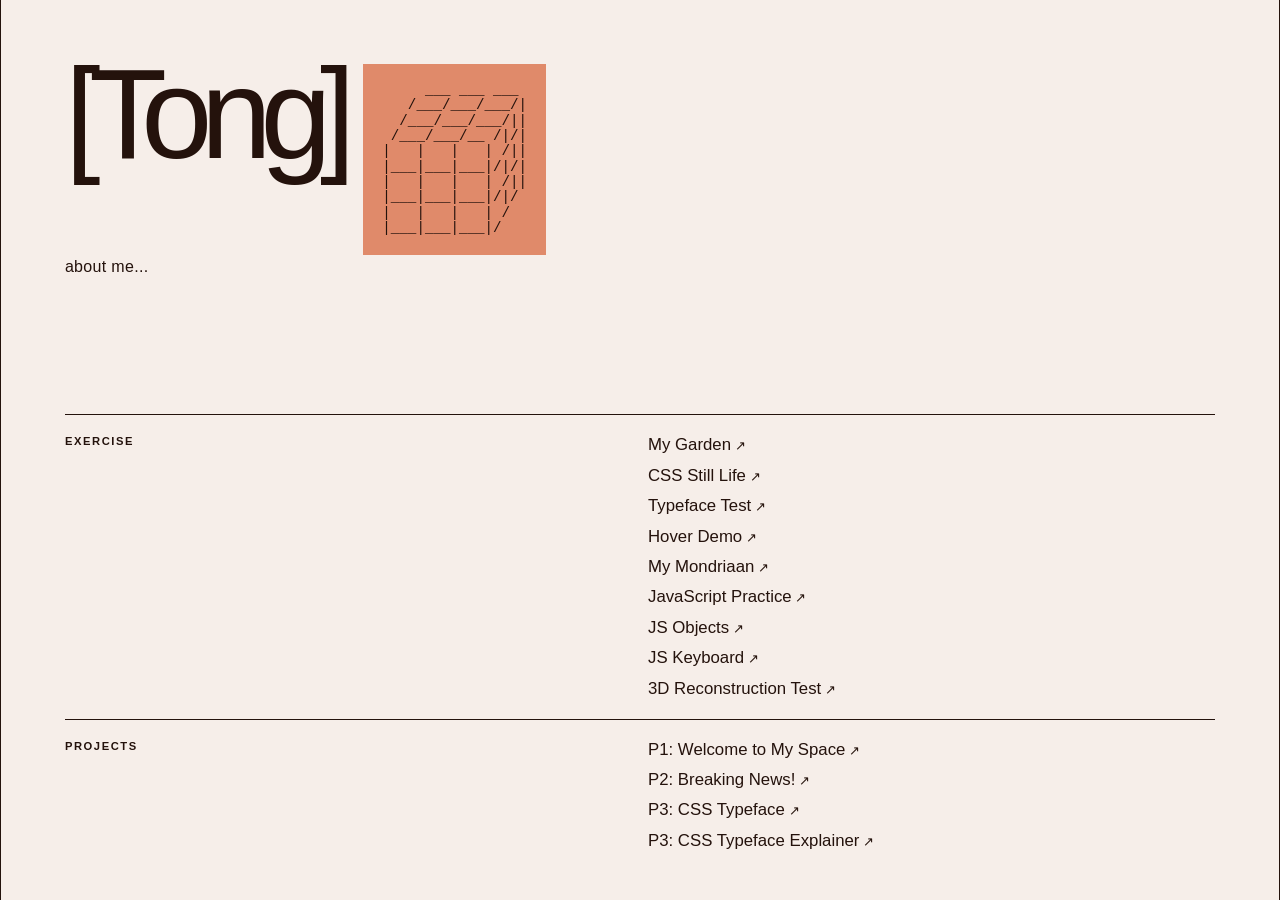
<file: index.html>
<!doctype html>
<html>
  <head>
    <meta charset="utf-8" />
    <title>[Tong] Interactive Site</title>
    <link rel="stylesheet" href="assets/styles.css" />
    <!-- this is where my meta-info lives, but won’t show up on the page itself-->
  </head>
  <body>
    <!-- this is where all my webpage stuff should go-->
    <section id="container">
      <!-- about me-->
      <h1>[Tong]</h1>
      <pre>
     ___ ___ ___
   /___/___/___/|
  /___/___/___/||
 /___/___/__ /|/|
|   |   |   | /||
|___|___|___|/|/|
|   |   |   | /||
|___|___|___|/|/
|   |   |   | /
|___|___|___|/</pre
      >

      <p class="desc">about me...</p>

      <!-- links to my work -->
      <div id="exercises">
        <h3>Exercise</h3>
        <ul>
          <li><a href="garden.html">My Garden</a></li>
          <li><a href="still_life/still_life.html">CSS Still Life</a></li>
          <li>
            <a href="type_face_test/type_face_test.html">Typeface Test</a>
          </li>
          <li>
            <a href="hover_states/hover_states.html">Hover Demo</a>
          </li>
          <li>
            <a href="my_mondriaan/my_mondriaan.html">My Mondriaan</a>
          </li>
          <li>
            <a href="js_practice/js_practice.html">JavaScript Practice</a>
          </li>
          <li>
            <a href="js_objects/js_objects.html">JS Objects</a>
          </li>
          <li>
            <a href="js_keyboard/js_keyboard.html">JS Keyboard</a>
          </li>
          <li>
            <a href="3d_reconstruction_test/3d_reconstruction_test.html"
              >3D Reconstruction Test</a
            >
          </li>
        </ul>
      </div>

      <div id="projects">
        <h3>Projects</h3>
        <ul>
          <li>
            <a href="https://yimainiu.github.io/interactive-1/"
              >P1: Welcome to My Space</a
            >
          </li>
          <li>
            <a
              href="https://www.figma.com/design/8W3PpcLzNxnNI7iESrLaeK/Breaking-News--Hacking-websites-through-devtools--Copy-?node-id=4022-10&t=os8jjbvNdl7DoXtB-1"
              >P2: Breaking News!</a
            >
          </li>
          <li>
            <a href="p3_css_typeface/p3_css_typeface.html">P3: CSS Typeface</a>
          </li>
          <li>
            <a href="p3_typeface_explainer/p3_typeface_explainer.html"
              >P3: CSS Typeface Explainer</a
            >
          </li>
        </ul>
      </div>
    </section>
  </body>
</html>
</file>
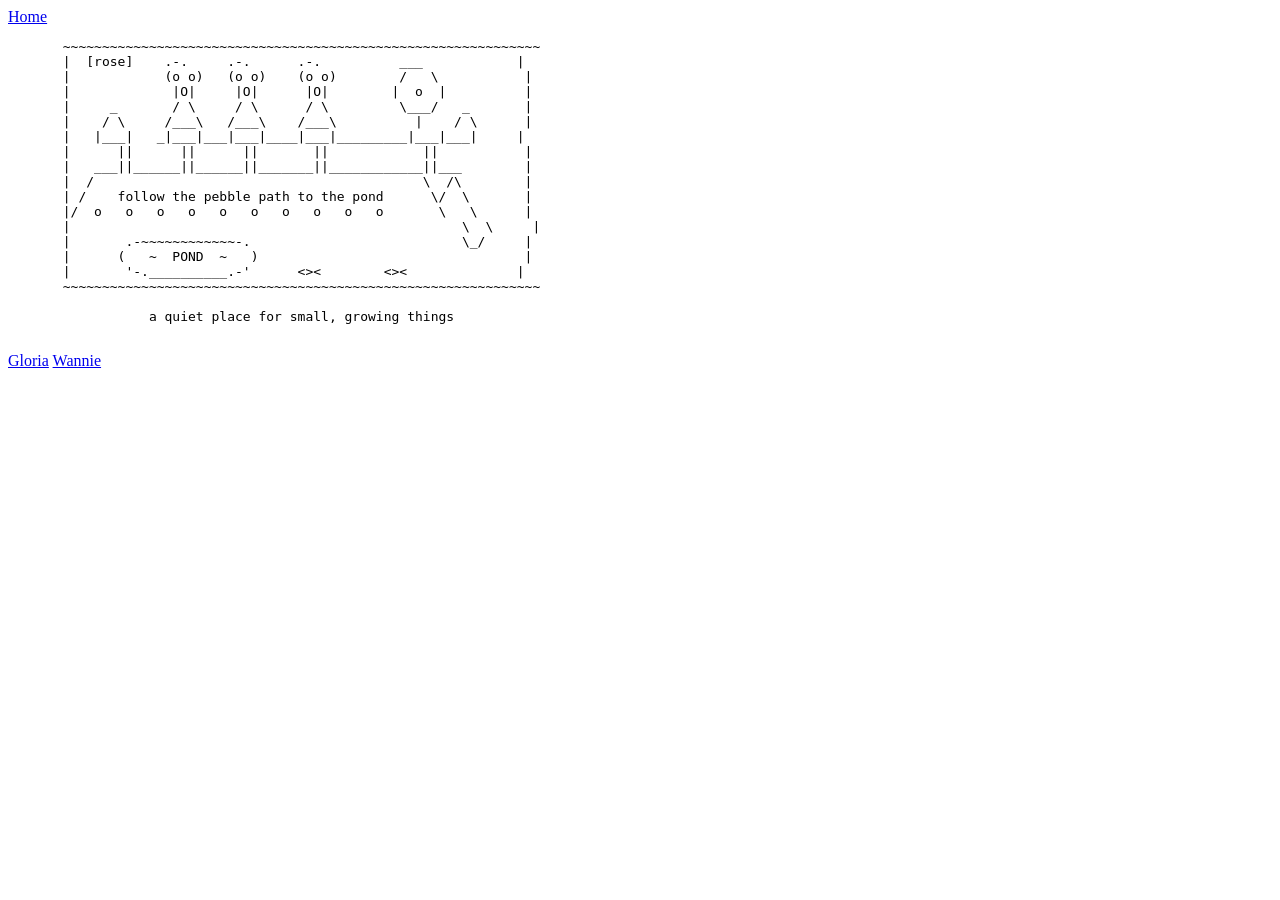
<file: garden.html>
<!doctype html>

<html>
  <head>
    <title>Tong's ASCII Garden</title>
    <meta charset="utf-8" />
  </head>

  <body>
    <a href="https://yimainiu.github.io/interactive-1/index.html">Home</a>
    <pre>
       ~~~~~~~~~~~~~~~~~~~~~~~~~~~~~~~~~~~~~~~~~~~~~~~~~~~~~~~~~~~~~
       |  [rose]    .-.     .-.      .-.          ___            |
       |            (o o)   (o o)    (o o)        /   \           |
       |             |O|     |O|      |O|        |  o  |          |
       |     _       / \     / \      / \         \___/   _       |
       |    / \     /___\   /___\    /___\          |    / \      |
       |   |___|   _|___|___|___|____|___|_________|___|___|     |
       |      ||      ||      ||       ||            ||           |
       |   ___||______||______||_______||____________||___        |
       |  /                                          \  /\        |
       | /    follow the pebble path to the pond      \/  \       |
       |/  o   o   o   o   o   o   o   o   o   o       \   \      |
       |                                                  \  \     |
       |       .-~~~~~~~~~~~~-.                           \_/     |
       |      (   ~  POND  ~   )                                  |
       |       '-.__________.-'      &lt;><        &lt;><              |
       ~~~~~~~~~~~~~~~~~~~~~~~~~~~~~~~~~~~~~~~~~~~~~~~~~~~~~~~~~~~~~

                  a quiet place for small, growing things
  </pre
    >
    <a
      href="https://ggw1011.github.io/-Gloria-Guo-interactive-studio/garden.html"
      >Gloria</a
    >
    <a href="https://wannie923.github.io/Interactive-1/garden.html">Wannie</a>
  </body>
</html>
</file>
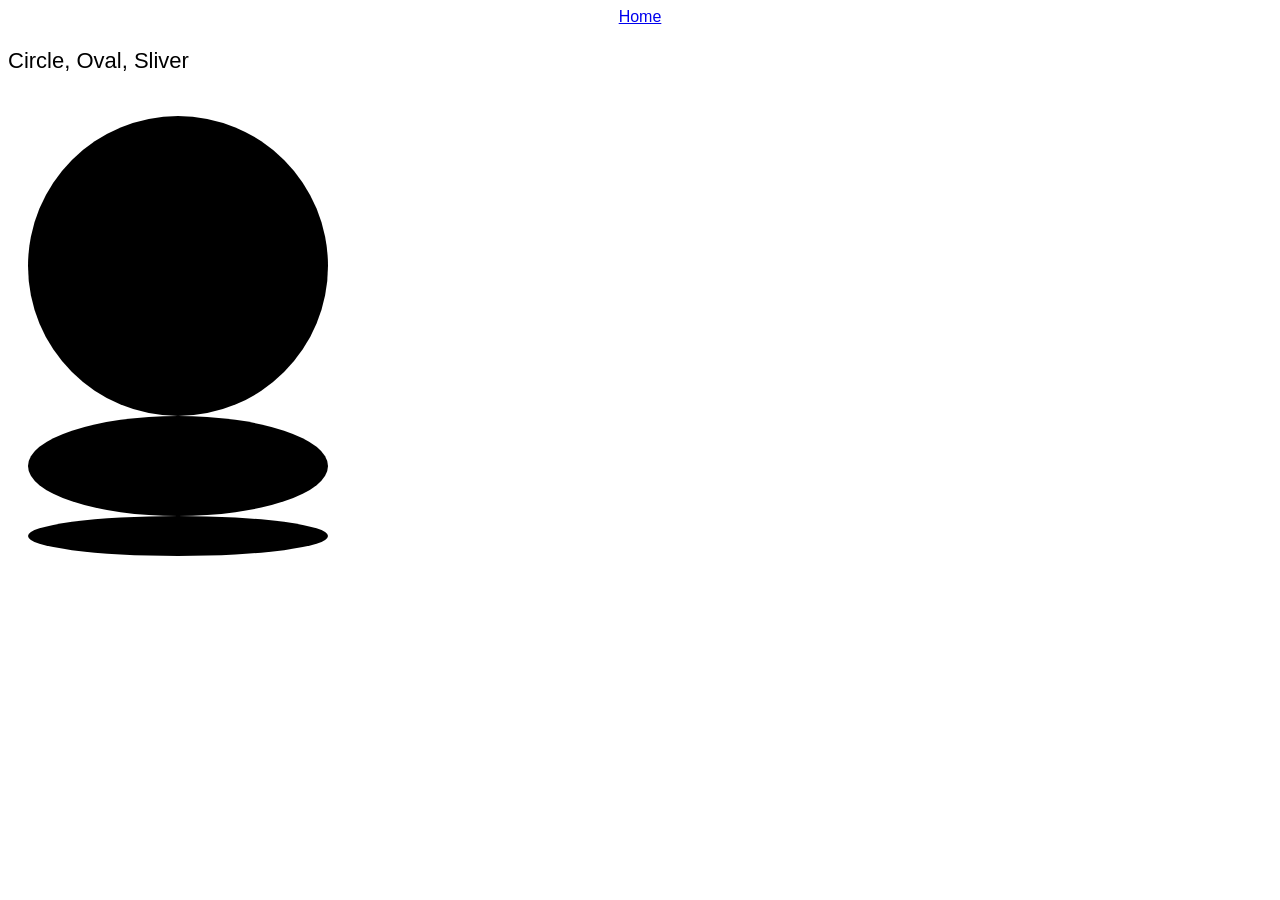
<file: hover_states/hover_states.html>
<!doctype html>
<html lang="en">
  <head>
    <meta charset="utf-8" />
    <meta name="viewport" content="width=device-width, initial-scale=1" />
    <link rel="stylesheet" type="text/css" href="hover_states.css" />
    <title>:hover</title>
  </head>
  <body>
    <!-- text -->
    <a id="home" href="https://yimainiu.github.io/interactive-1/index.html"
      >Home</a
    >

    <div class="text">
      <p>Circle, Oval, Sliver</p>
    </div>

    <!-- circle -->
    <div class="shape">
      <div class="circle"></div>
      <div class="oval"></div>
      <div class="sliver"></div>
    </div>
  </body>
</html>
</file>
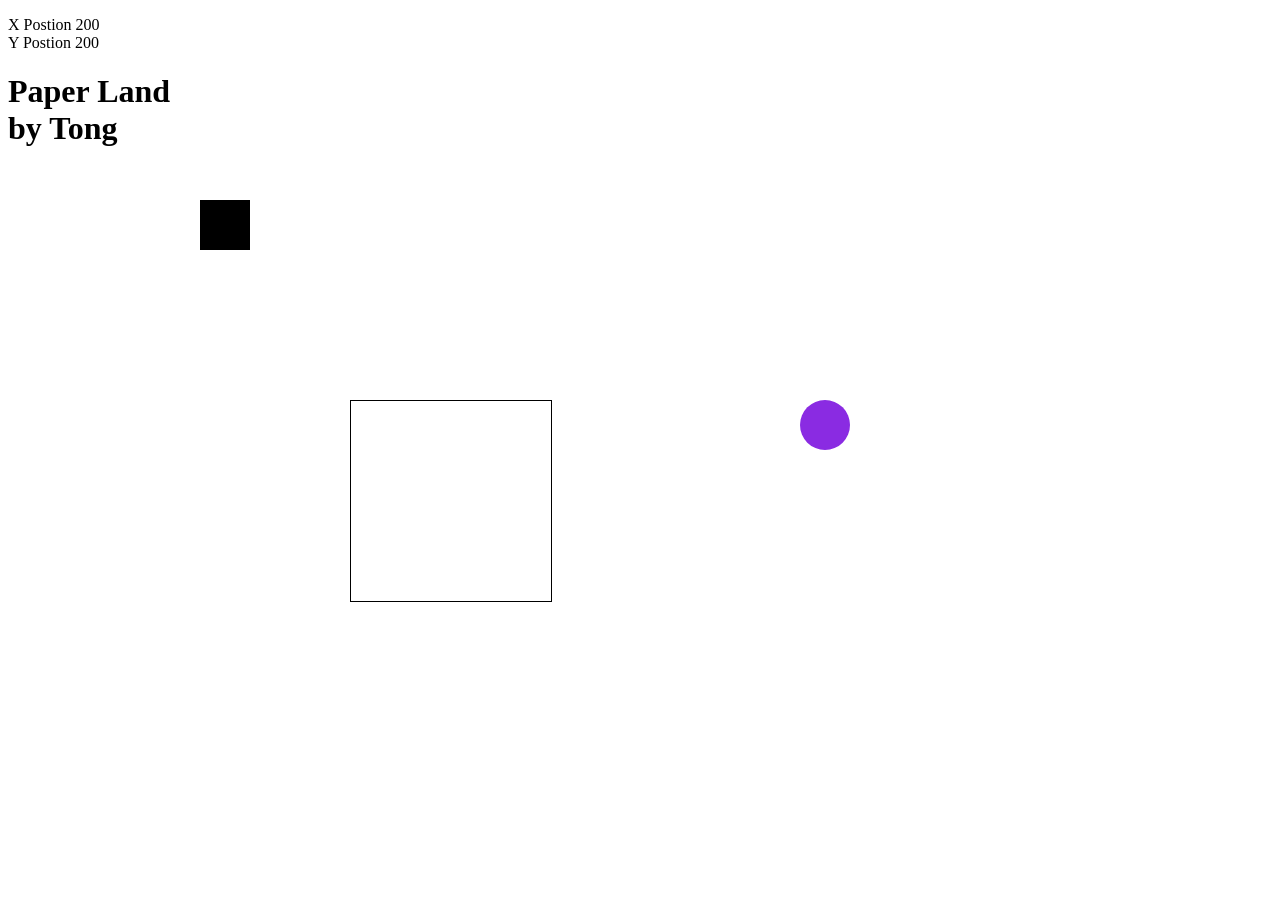
<file: js_keyboard/js_keyboard.html>
<!doctype html>
<html lang="en">
  <head>
    <meta charset="UTF-8" />
    <meta name="viewport" content="width=device-width, initial-scale=1.0" />
    <title>JS Keyboard</title>
    <link rel="stylesheet" href="js_keyboard.css" />
  </head>
  <body>
    <p>
      X Postion <span id="x-pos">200</span> <br />
      Y Postion <span id="y-pos">200</span>
    </p>

    <div id="square"></div>
    <div id="circle"></div>

    <h1 id="story">
      Paper Land <br />
      by Tong
    </h1>

    <div id="house"></div>

    <script src="js_keyboard.js"></script>
  </body>
</html>
</file>
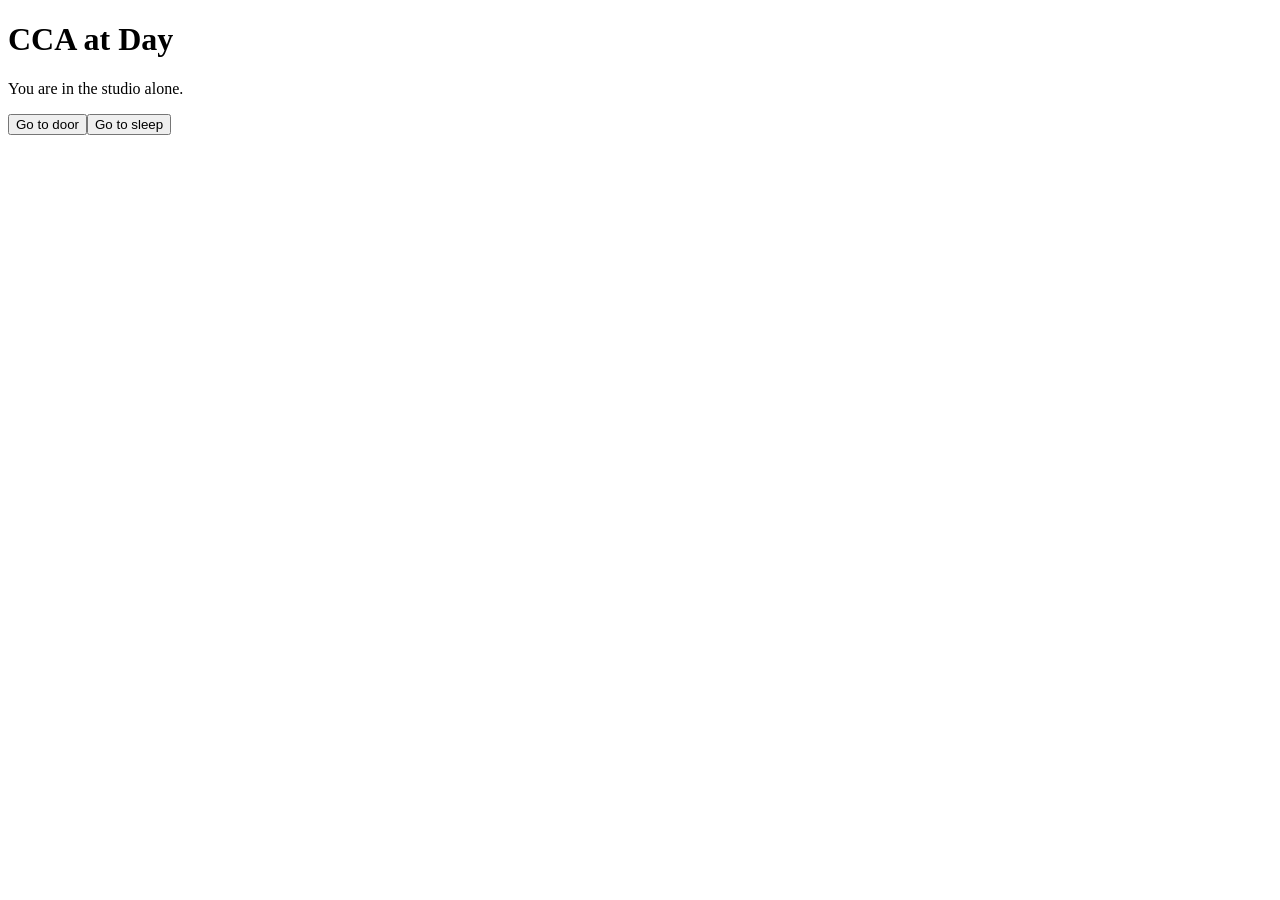
<file: js_objects/js_objects.html>
<!doctype html>
<html lang="en">
  <head>
    <meta charset="UTF-8" />
    <meta name="viewport" content="width=device-width, initial-scale=1.0" />
    <title>JS Objects</title>
  </head>
  <body>
    <h1>CCA at Day</h1>
    <p id="story"></p>
    <div id="choices"></div>
    <script src="js_objects.js"></script>
  </body>
</html>
</file>
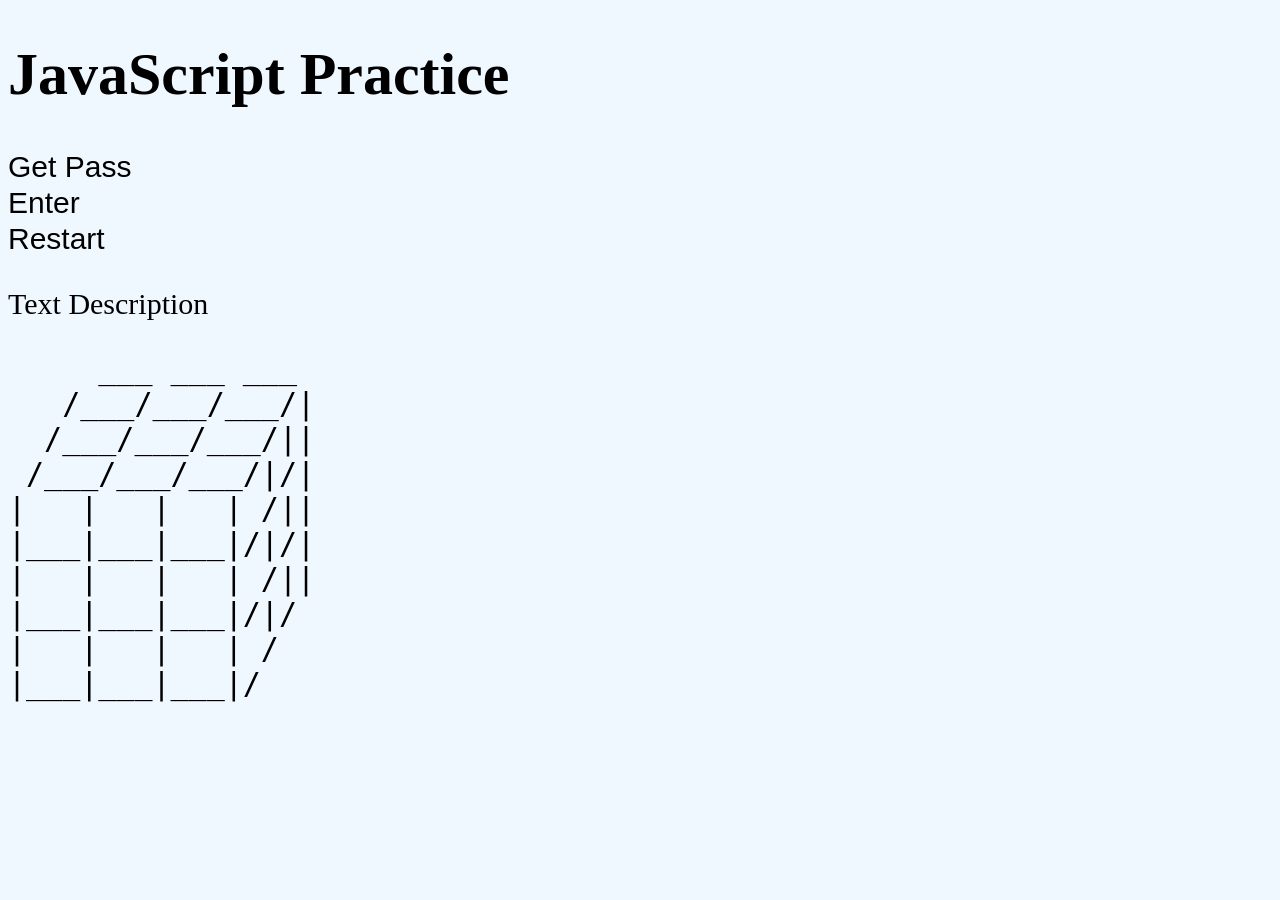
<file: js_practice/js_practice.html>
<!doctype html>
<html lang="en">
  <head>
    <meta charset="UTF-8" />
    <meta name="viewport" content="width=device-width, initial-scale=1.0" />
    <title>JavaScript Practice</title>
    <link rel="stylesheet" href="js_practice.css" />
  </head>
  <body>
    <h1 id="title">JavaScript Practice</h1>
    <button onclick="pickUp()">Get Pass</button>
    <button onclick="enter()">Enter</button>
    <button onclick="restart()">Restart</button>

    <p id="text">Text Description</p>

    <pre id="cube">
     ___ ___ ___
   /___/___/___/|
  /___/___/___/||
 /___/___/___/|/|
|   |   |   | /||
|___|___|___|/|/|
|   |   |   | /||
|___|___|___|/|/
|   |   |   | /
|___|___|___|/</pre
    >
    <script src="js_practice.js"></script>
  </body>
</html>
</file>
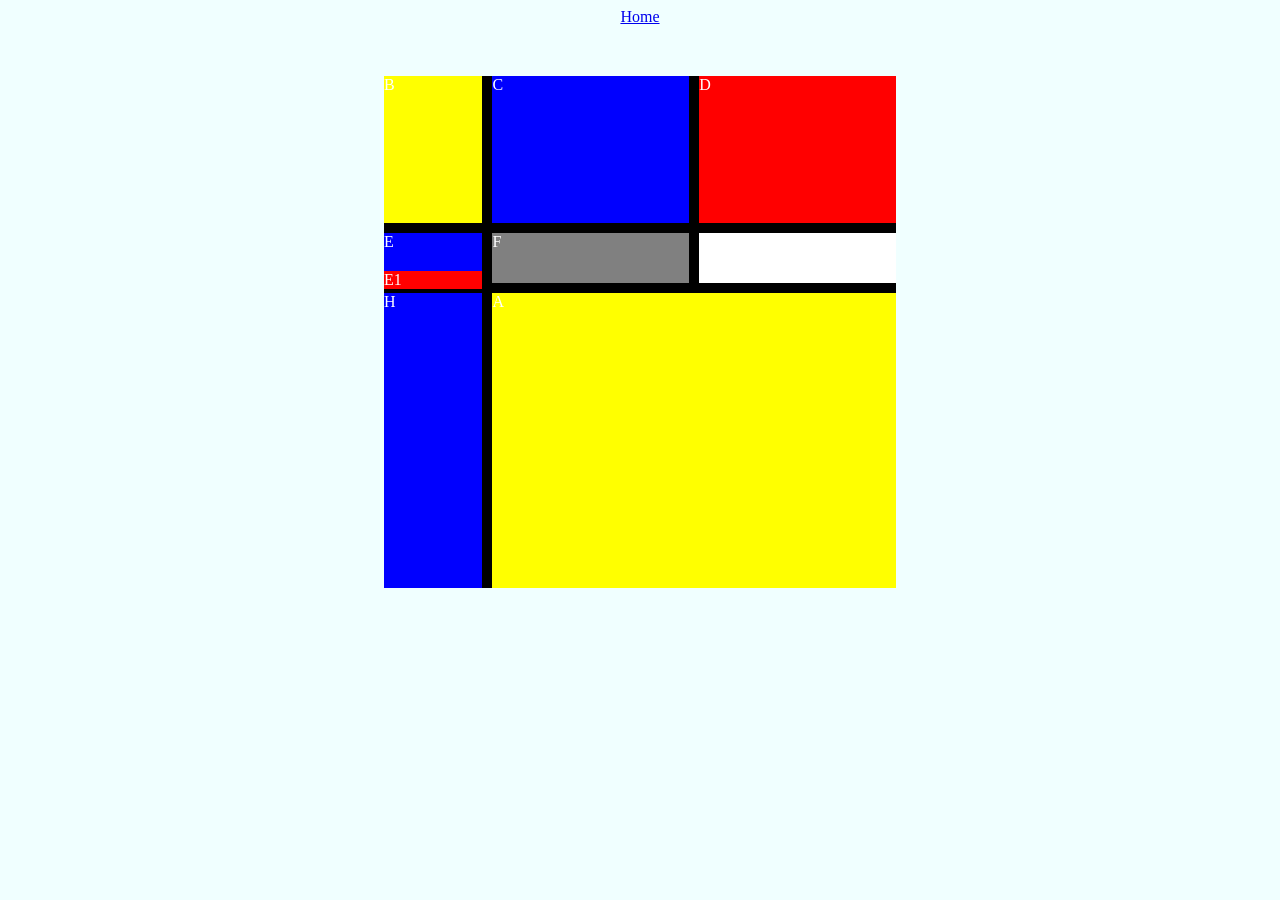
<file: my_mondriaan/my_mondriaan.html>
<!doctype html>
<html lang="en">
  <head>
    <meta charset="UTF-8" />
    <meta name="viewport" content="width=device-width, initial-scale=1.0" />
    <title>[Tong] Typeface Test</title>
    <link rel="stylesheet" href="my_mondriaan.css" />
  </head>
  <body>
    <a id="home" href="../index.html">Home</a>
    <main>
      <div id="box-a" class="yellow">A</div>
      <div class="yellow">B</div>
      <div>C</div>
      <div class="red">D</div>
      <div id="box-e">
        E
        <div class="red">E1</div>
      </div>
      <div class="gray">F</div>
      <div class="white">G</div>
      <div class="blue">H</div>
    </main>
  </body>
</html>
</file>
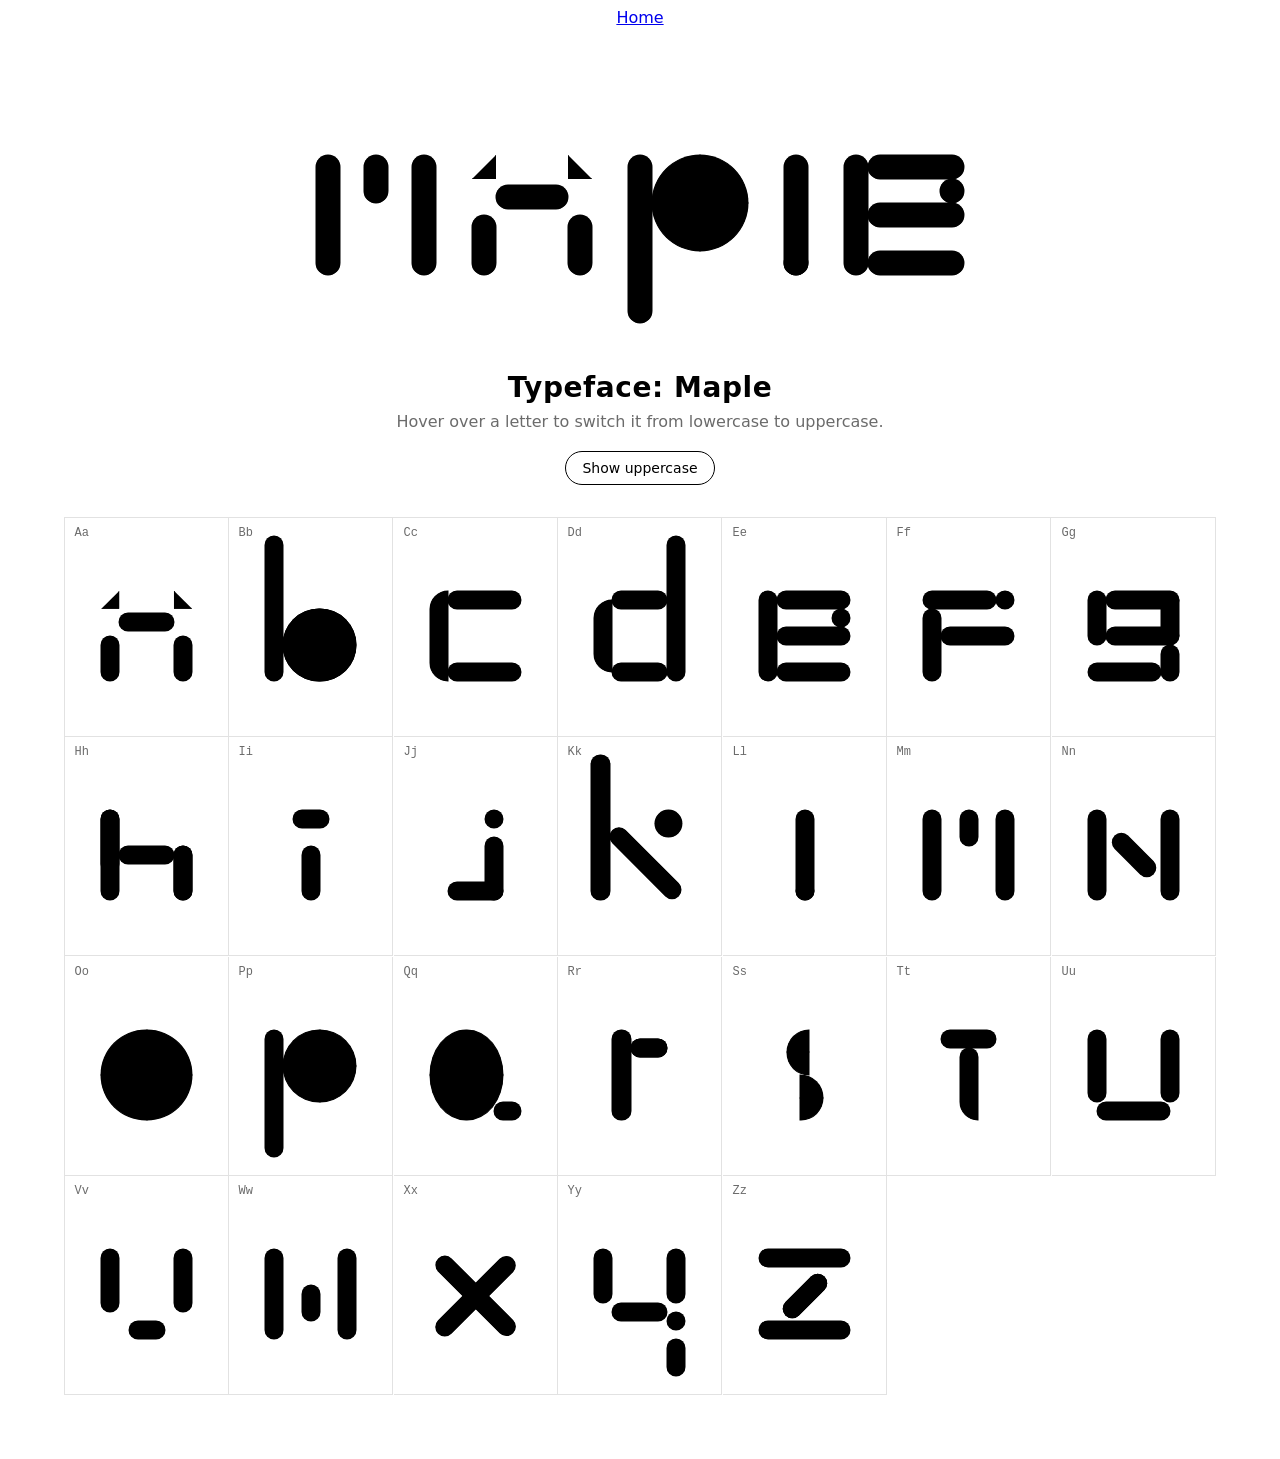
<file: p3_css_typeface/p3_css_typeface.html>
<!doctype html>
<html lang="en">
  <head>
    <meta charset="UTF-8" />
    <meta name="viewport" content="width=device-width, initial-scale=1.0" />
    <title>[Tong] CSS Typeface</title>
    <link rel="stylesheet" href="p3_css_typeface.css" />
  </head>
  <body>
    <a id="home" href="https://yimainiu.github.io/interactive-1/index.html"
      >Home</a
    >

    <section class="hero">
      <div
        id="hero-word"
        class="hero-word"
        role="img"
        aria-label="maple"
        tabindex="0"
      ></div>
    </section>

    <header>
      <h1>Typeface: Maple</h1>
      <p class="hint">
        Hover over a letter to switch it from lowercase to uppercase.
      </p>
      <button
        id="case-toggle"
        class="case-toggle"
        type="button"
        aria-pressed="false"
      >
        Show uppercase
      </button>
    </header>

    <main>
      <div id="specimen" class="specimen"></div>
    </main>

    <script src="p3_css_typeface.js"></script>
  </body>
</html>
</file>
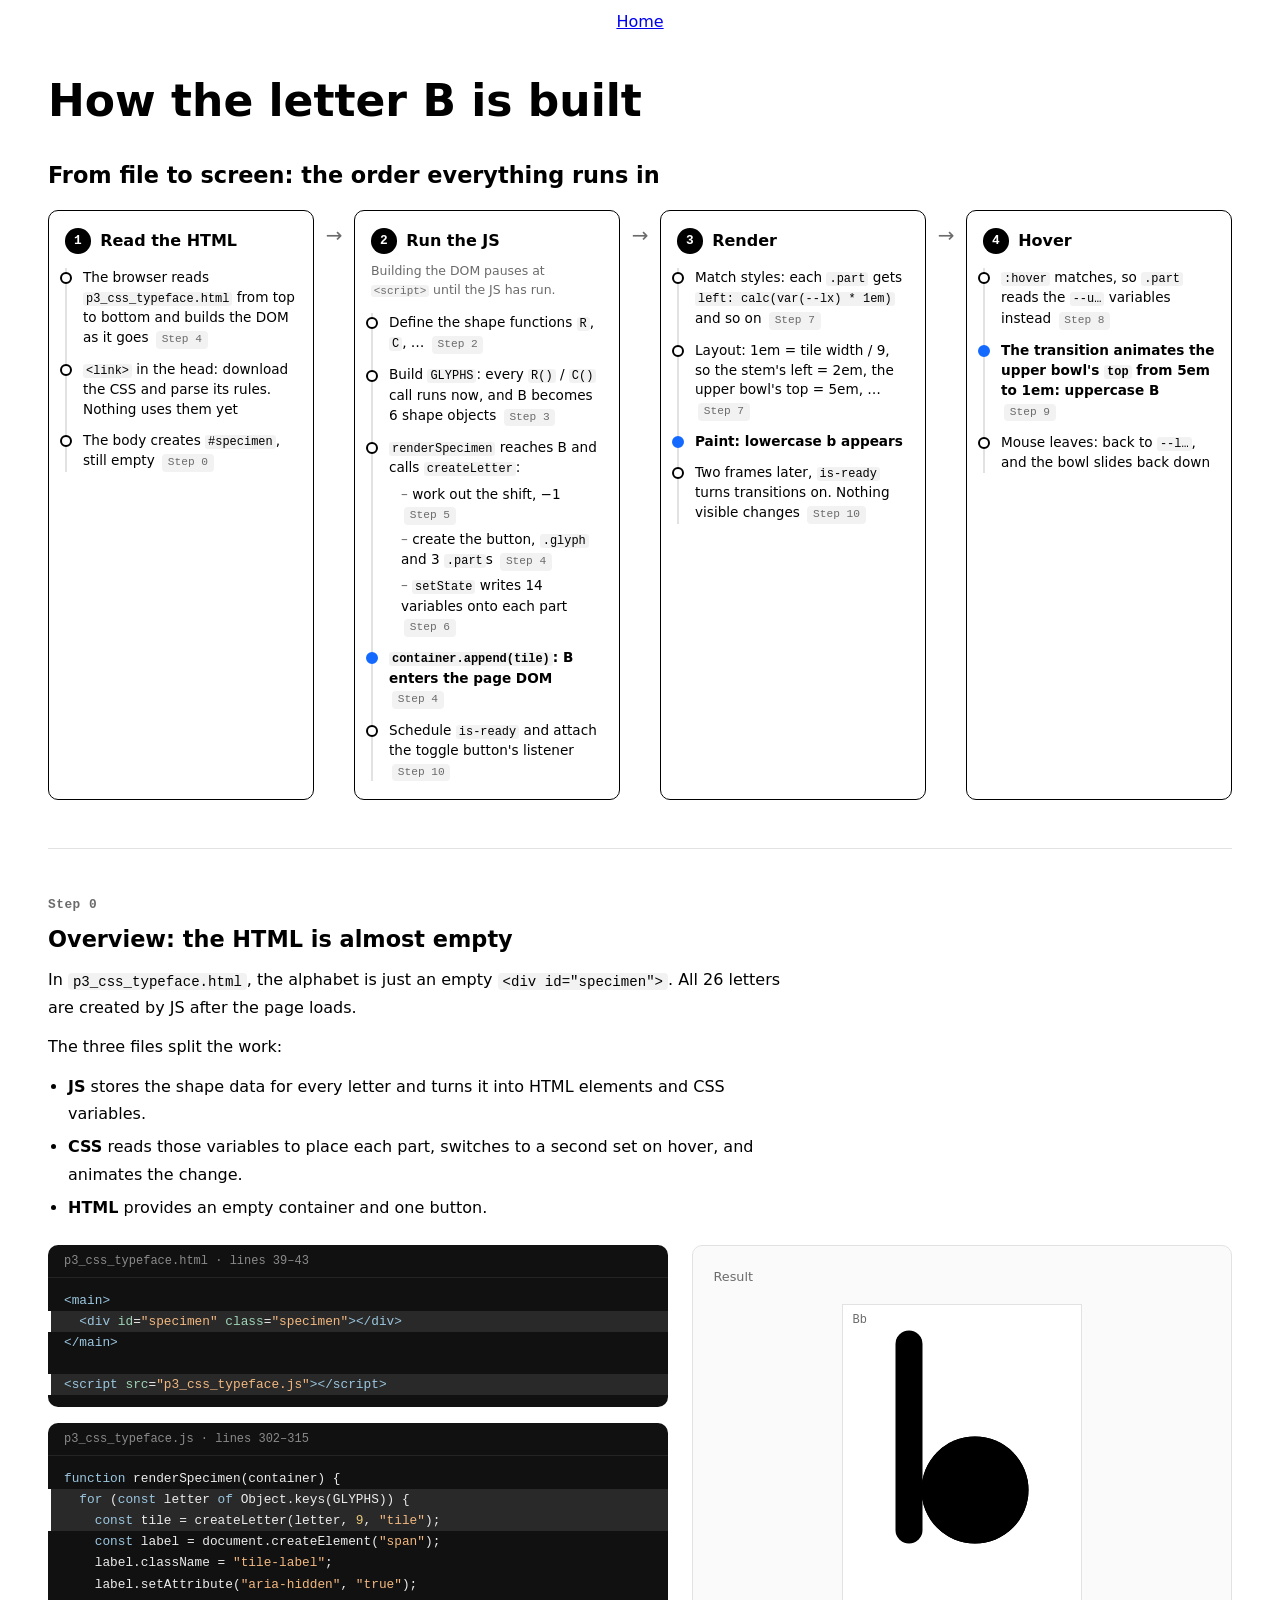
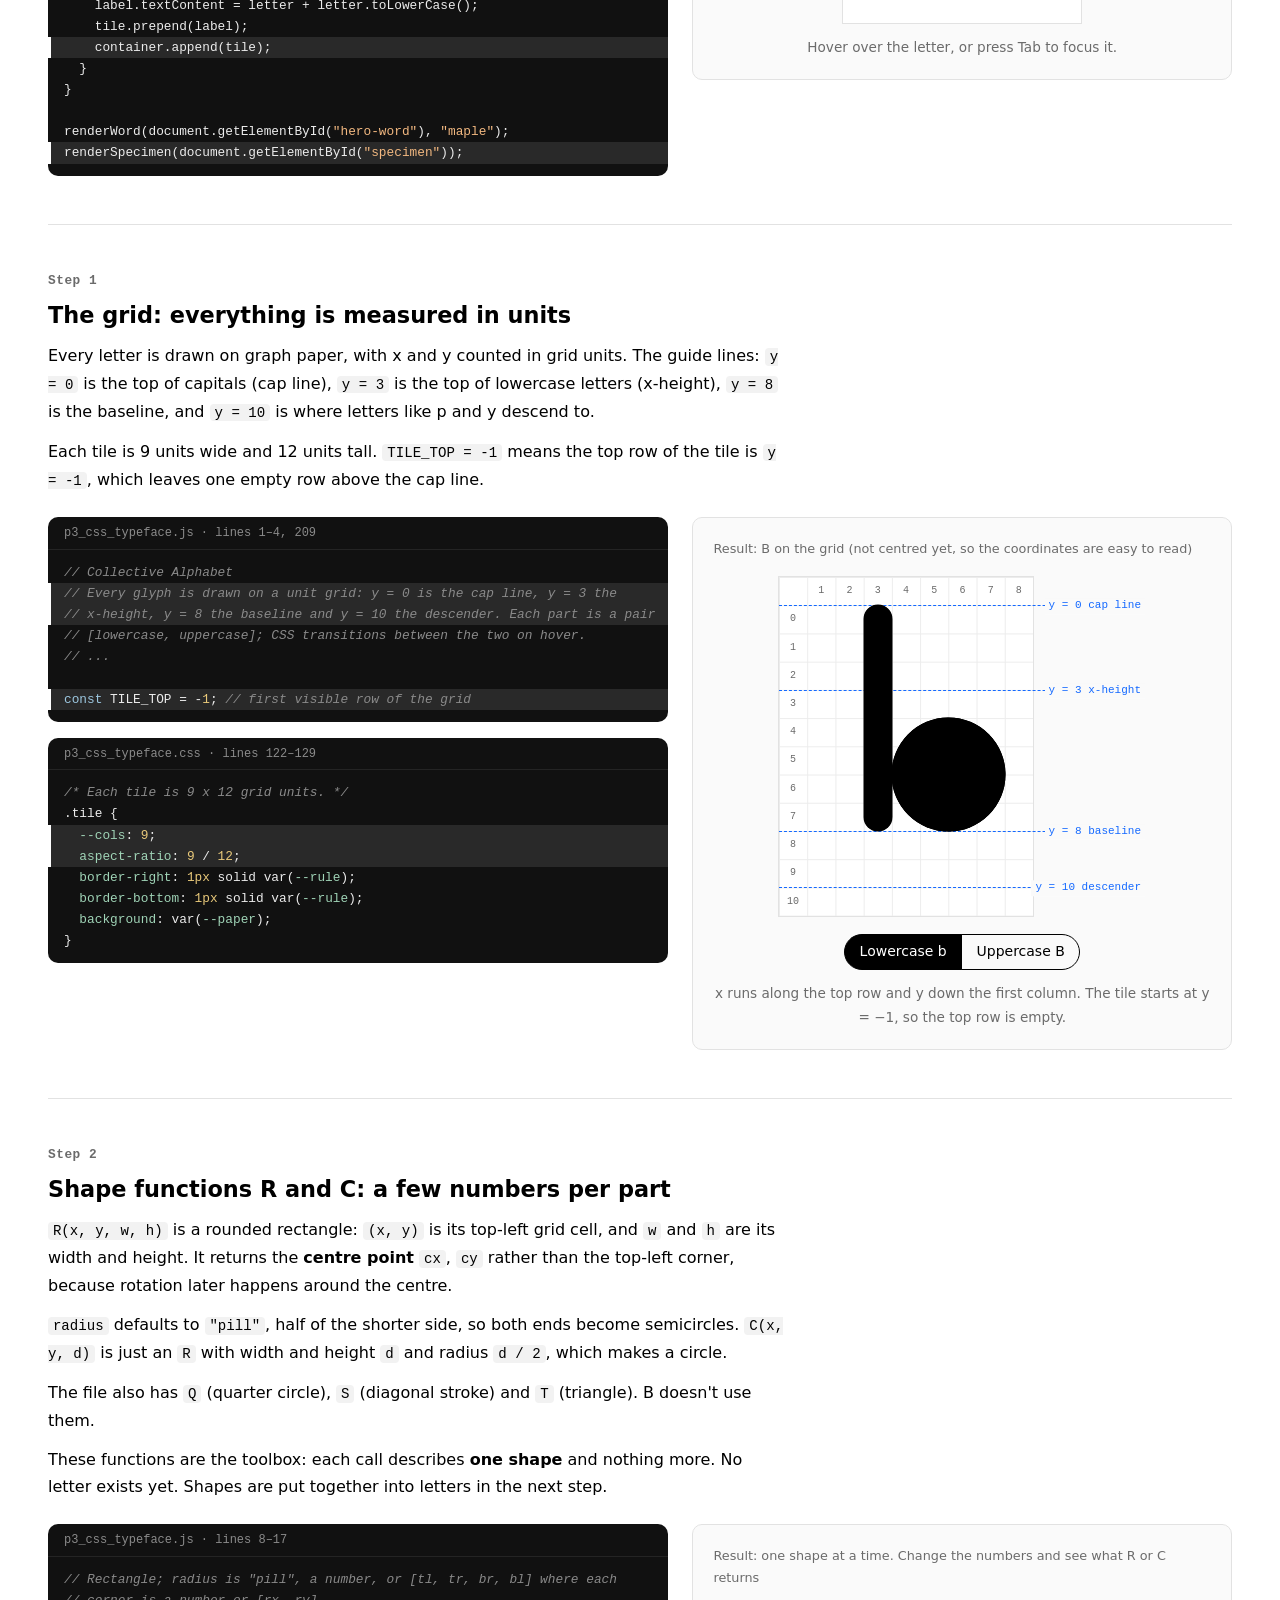
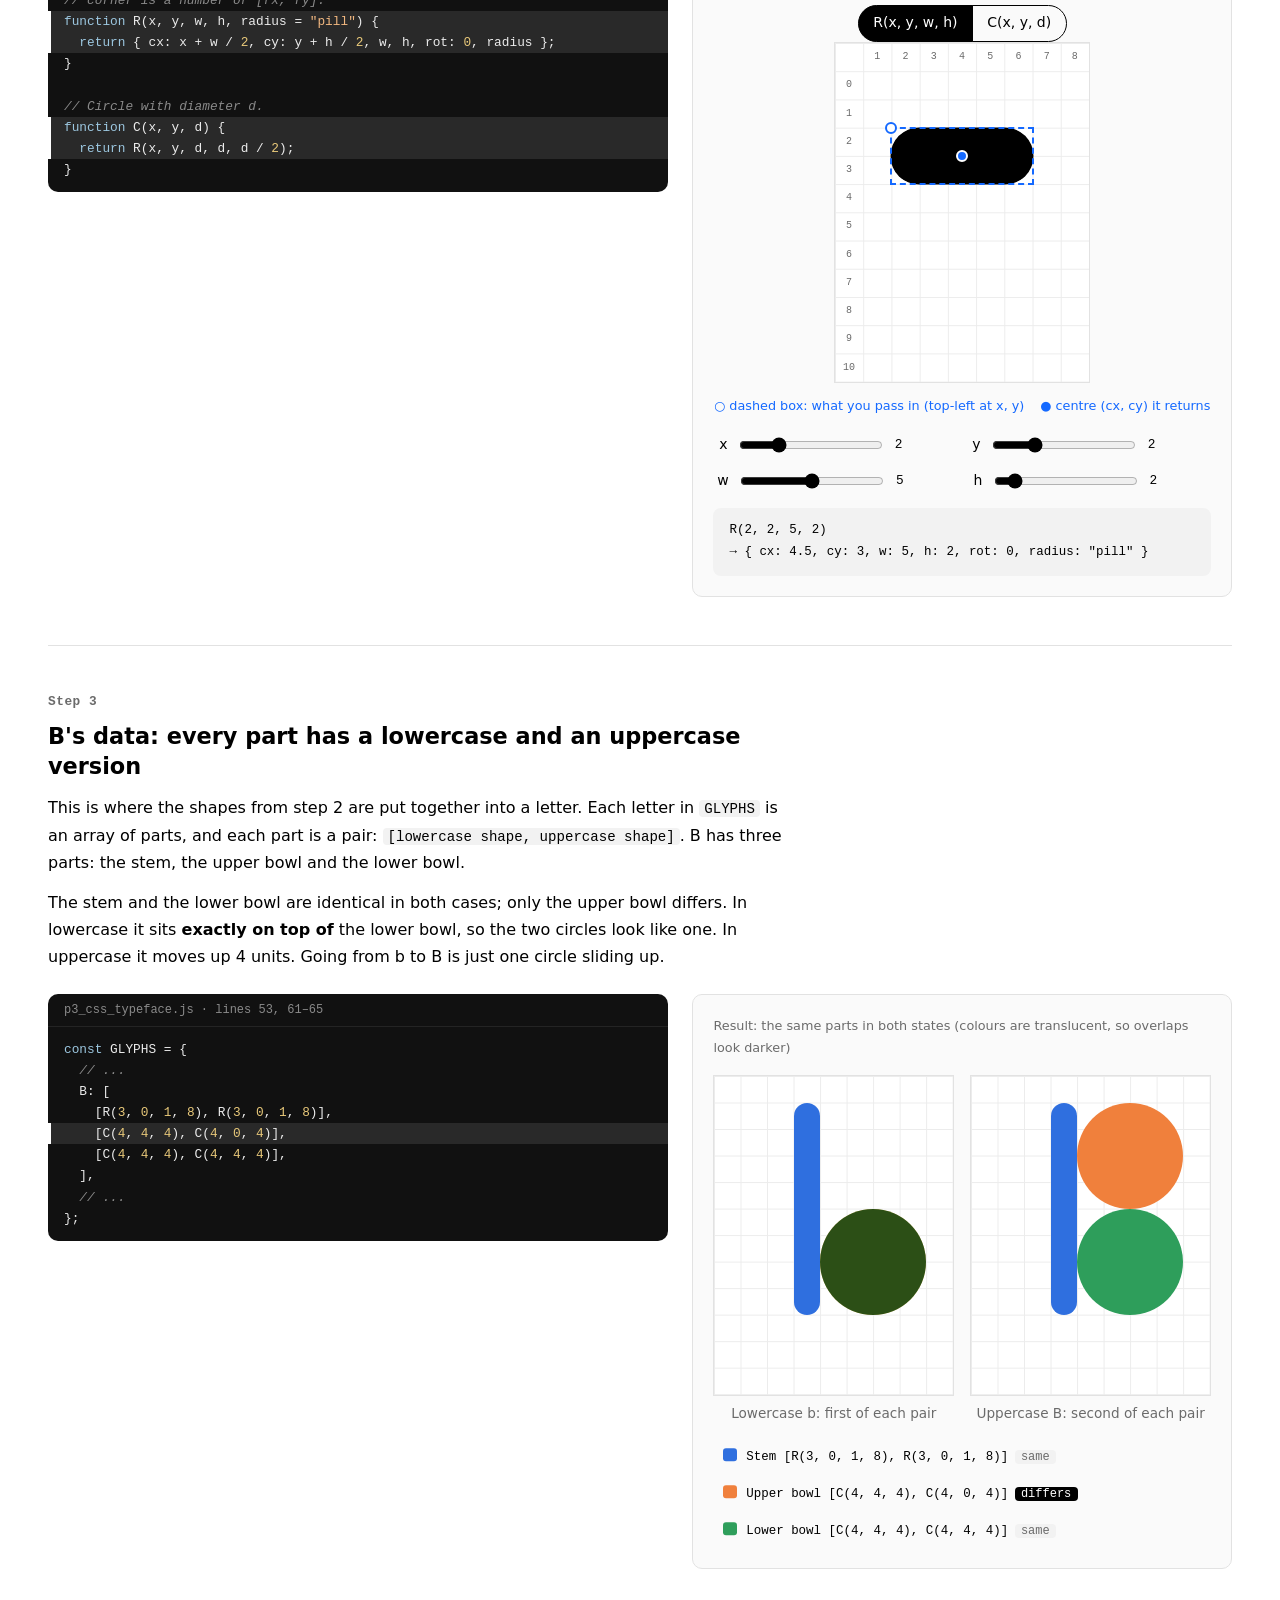
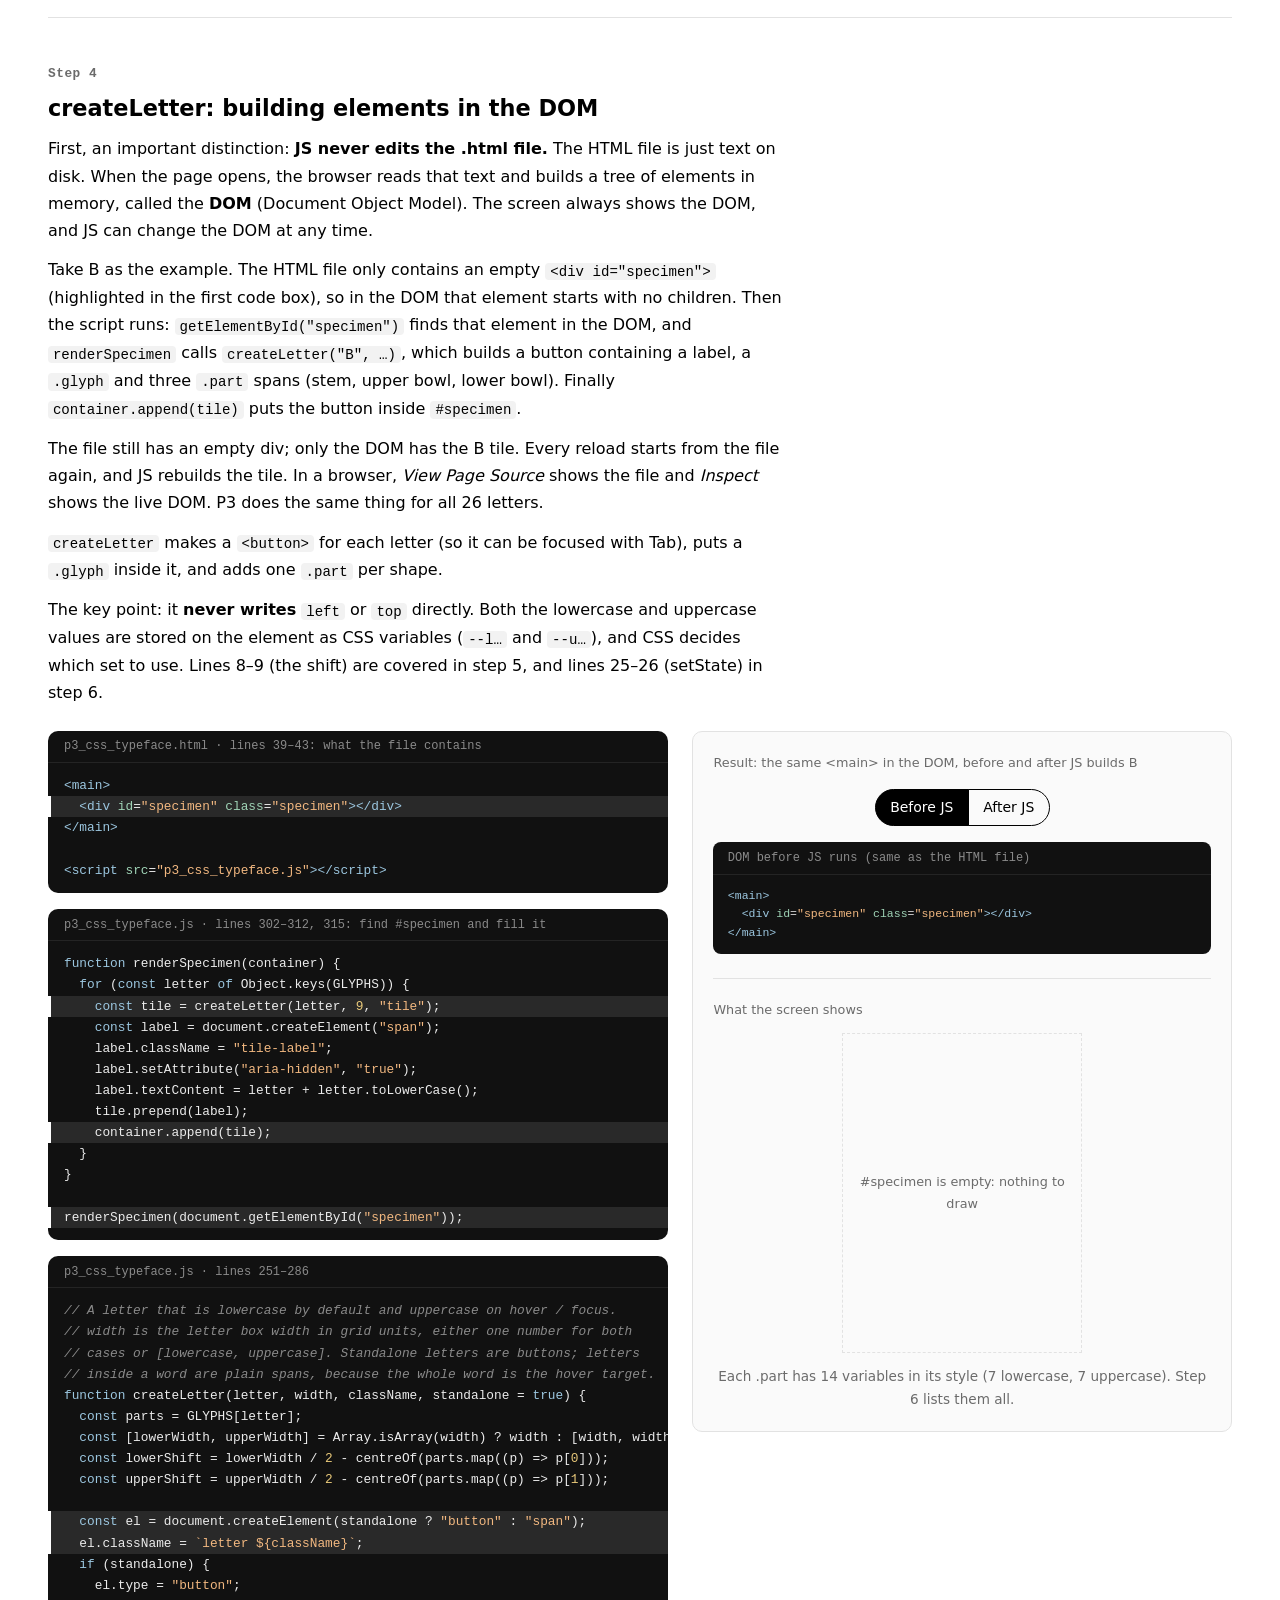
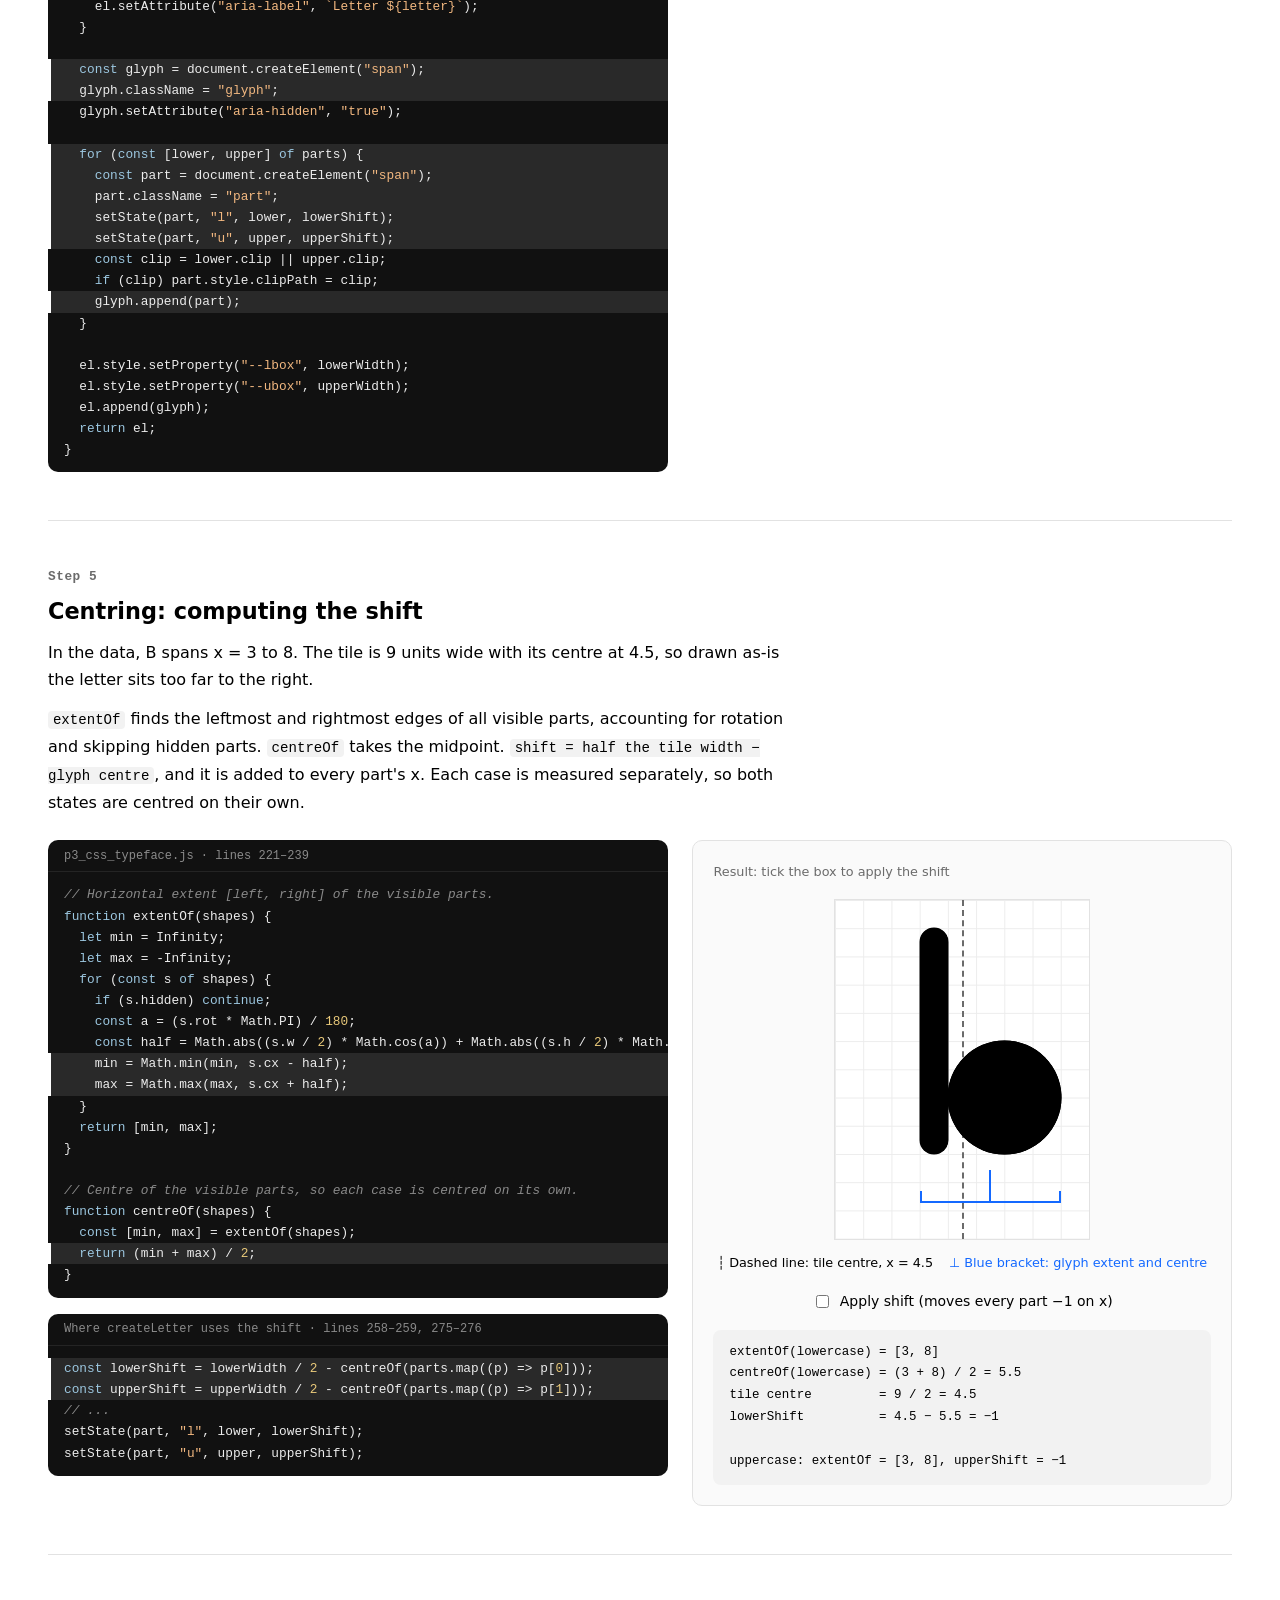
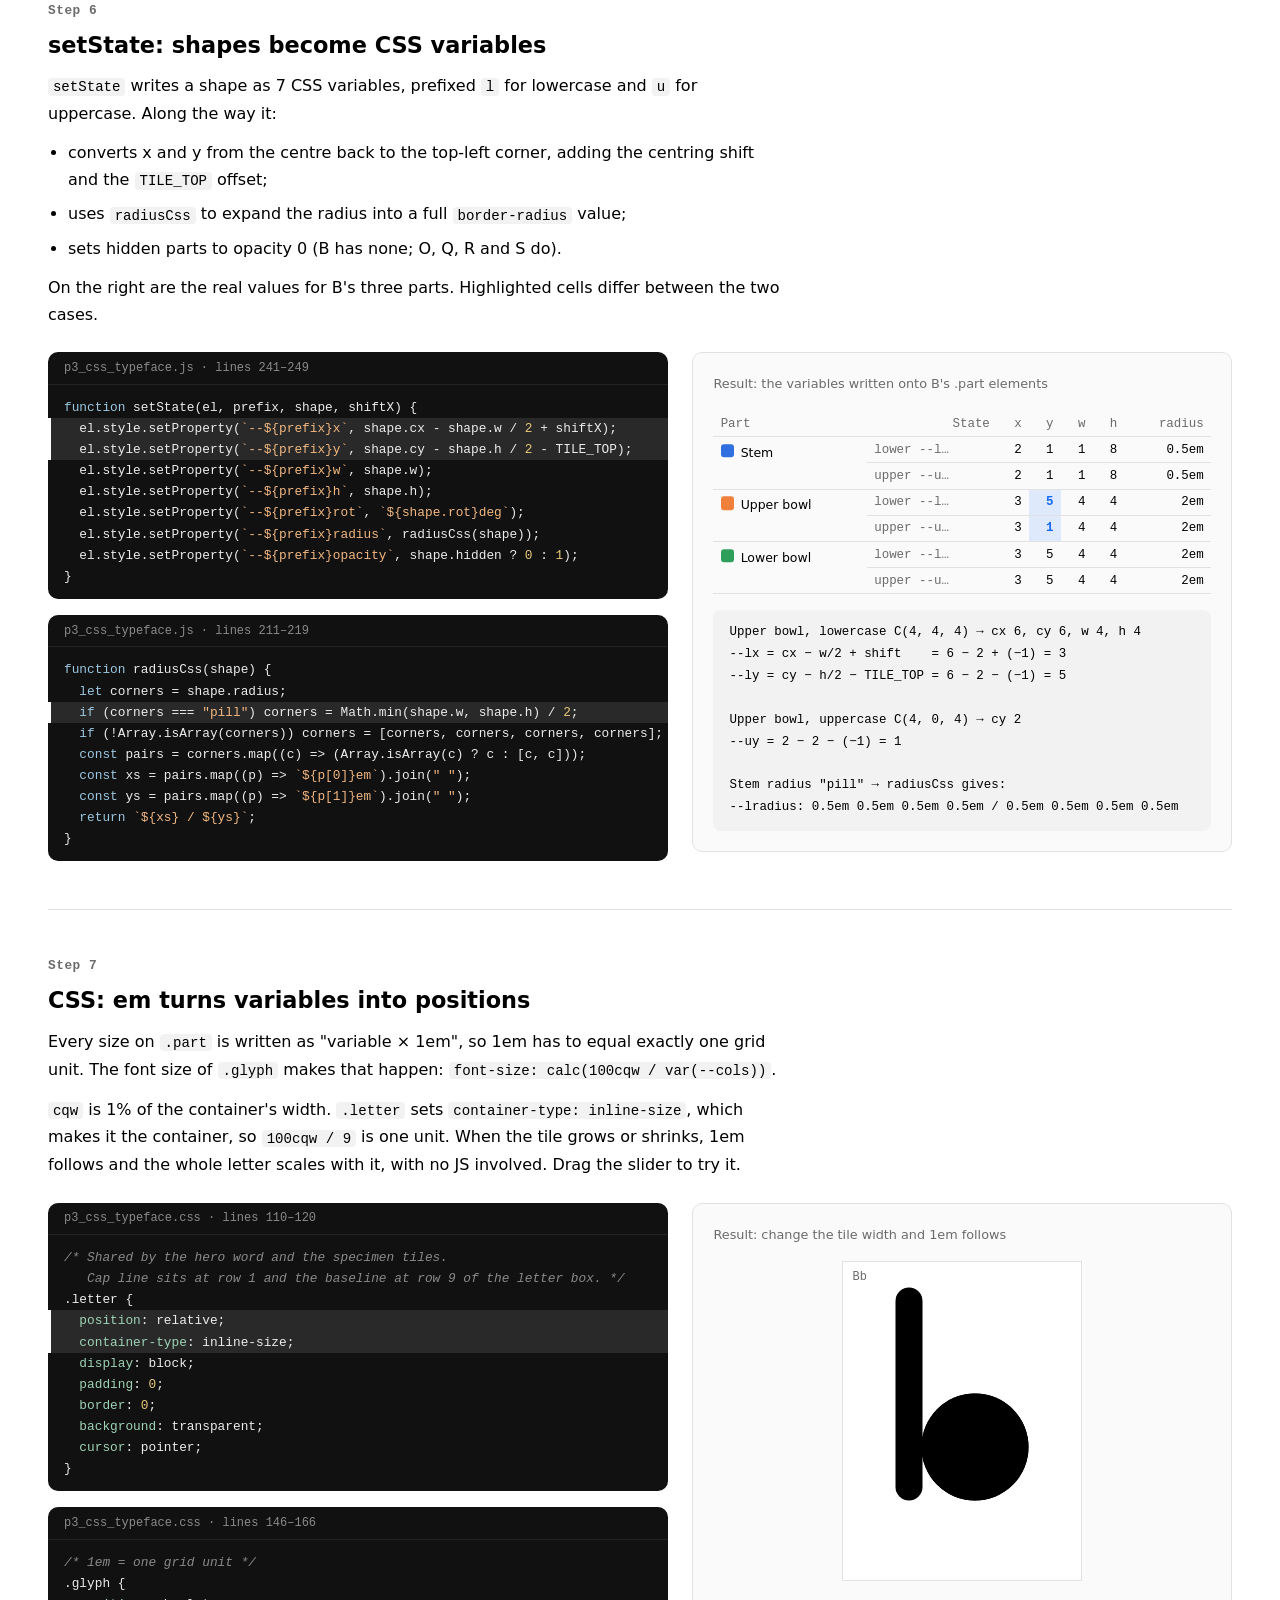
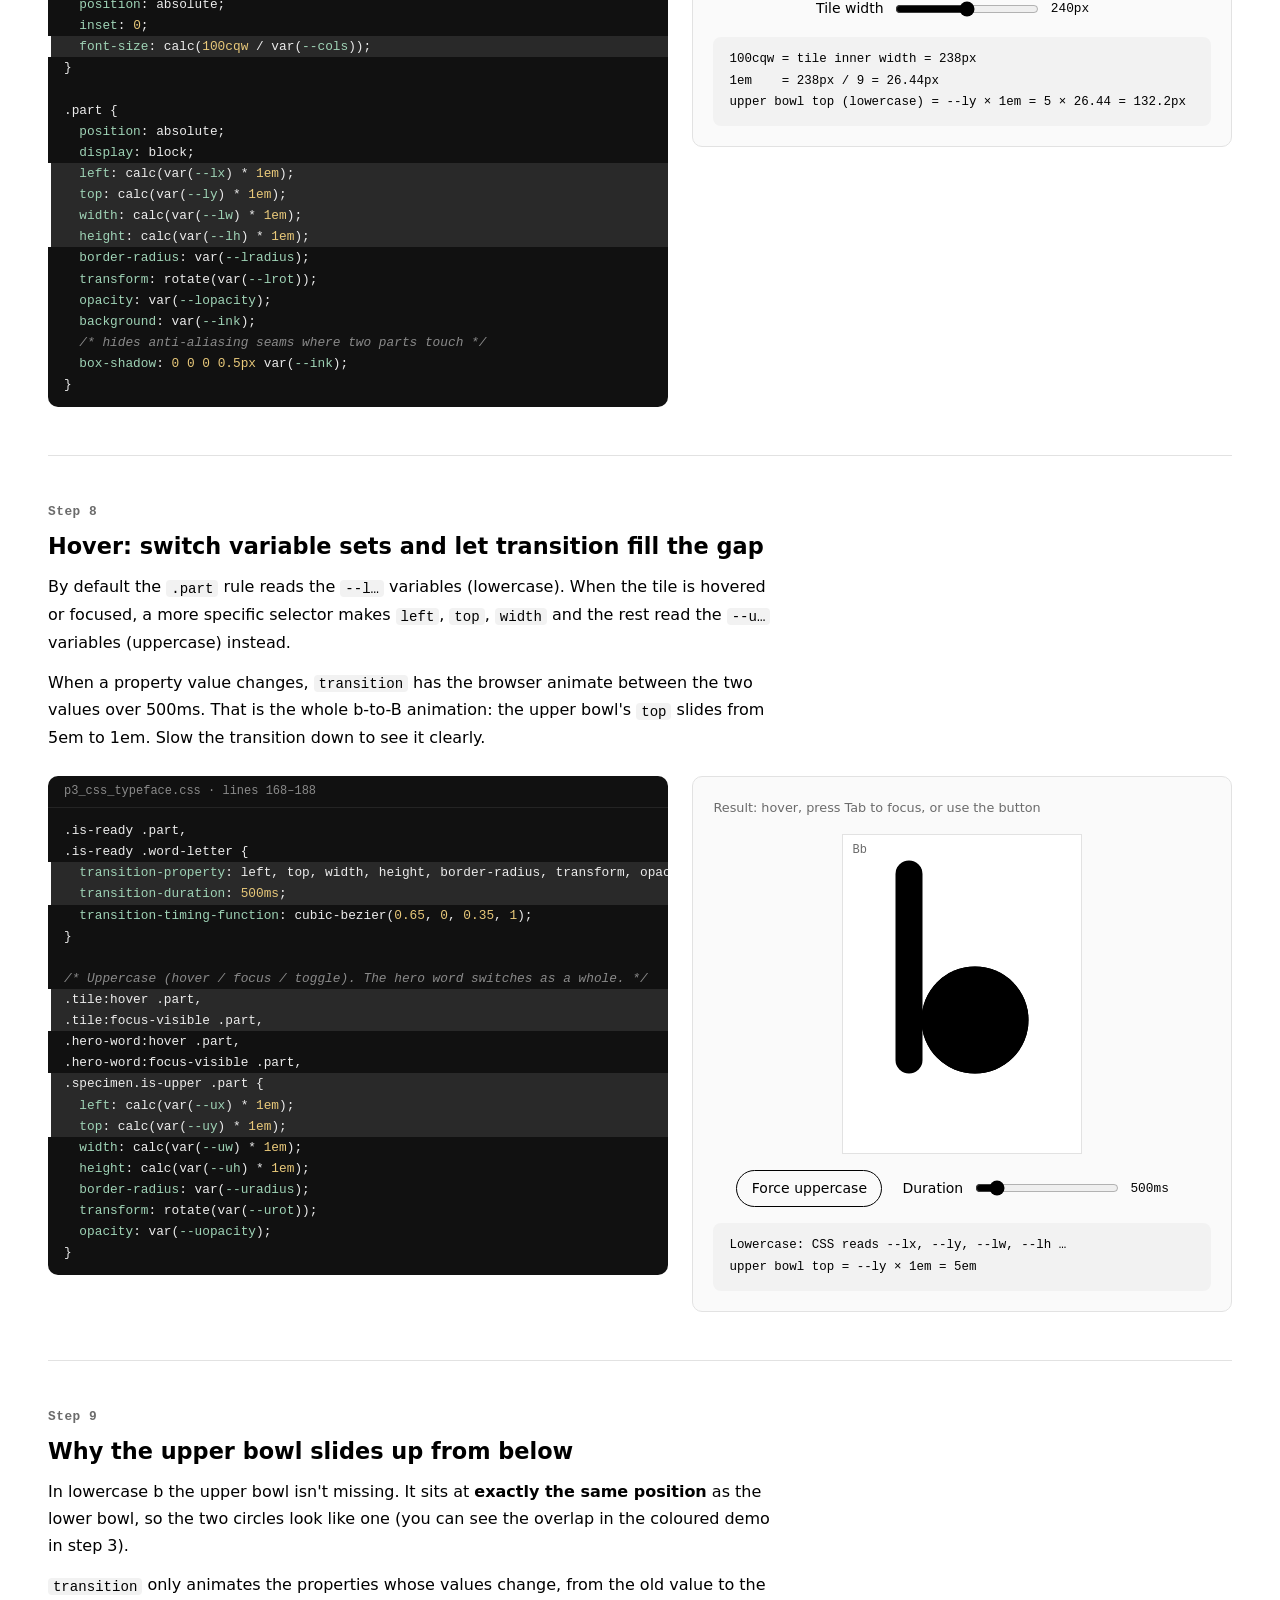
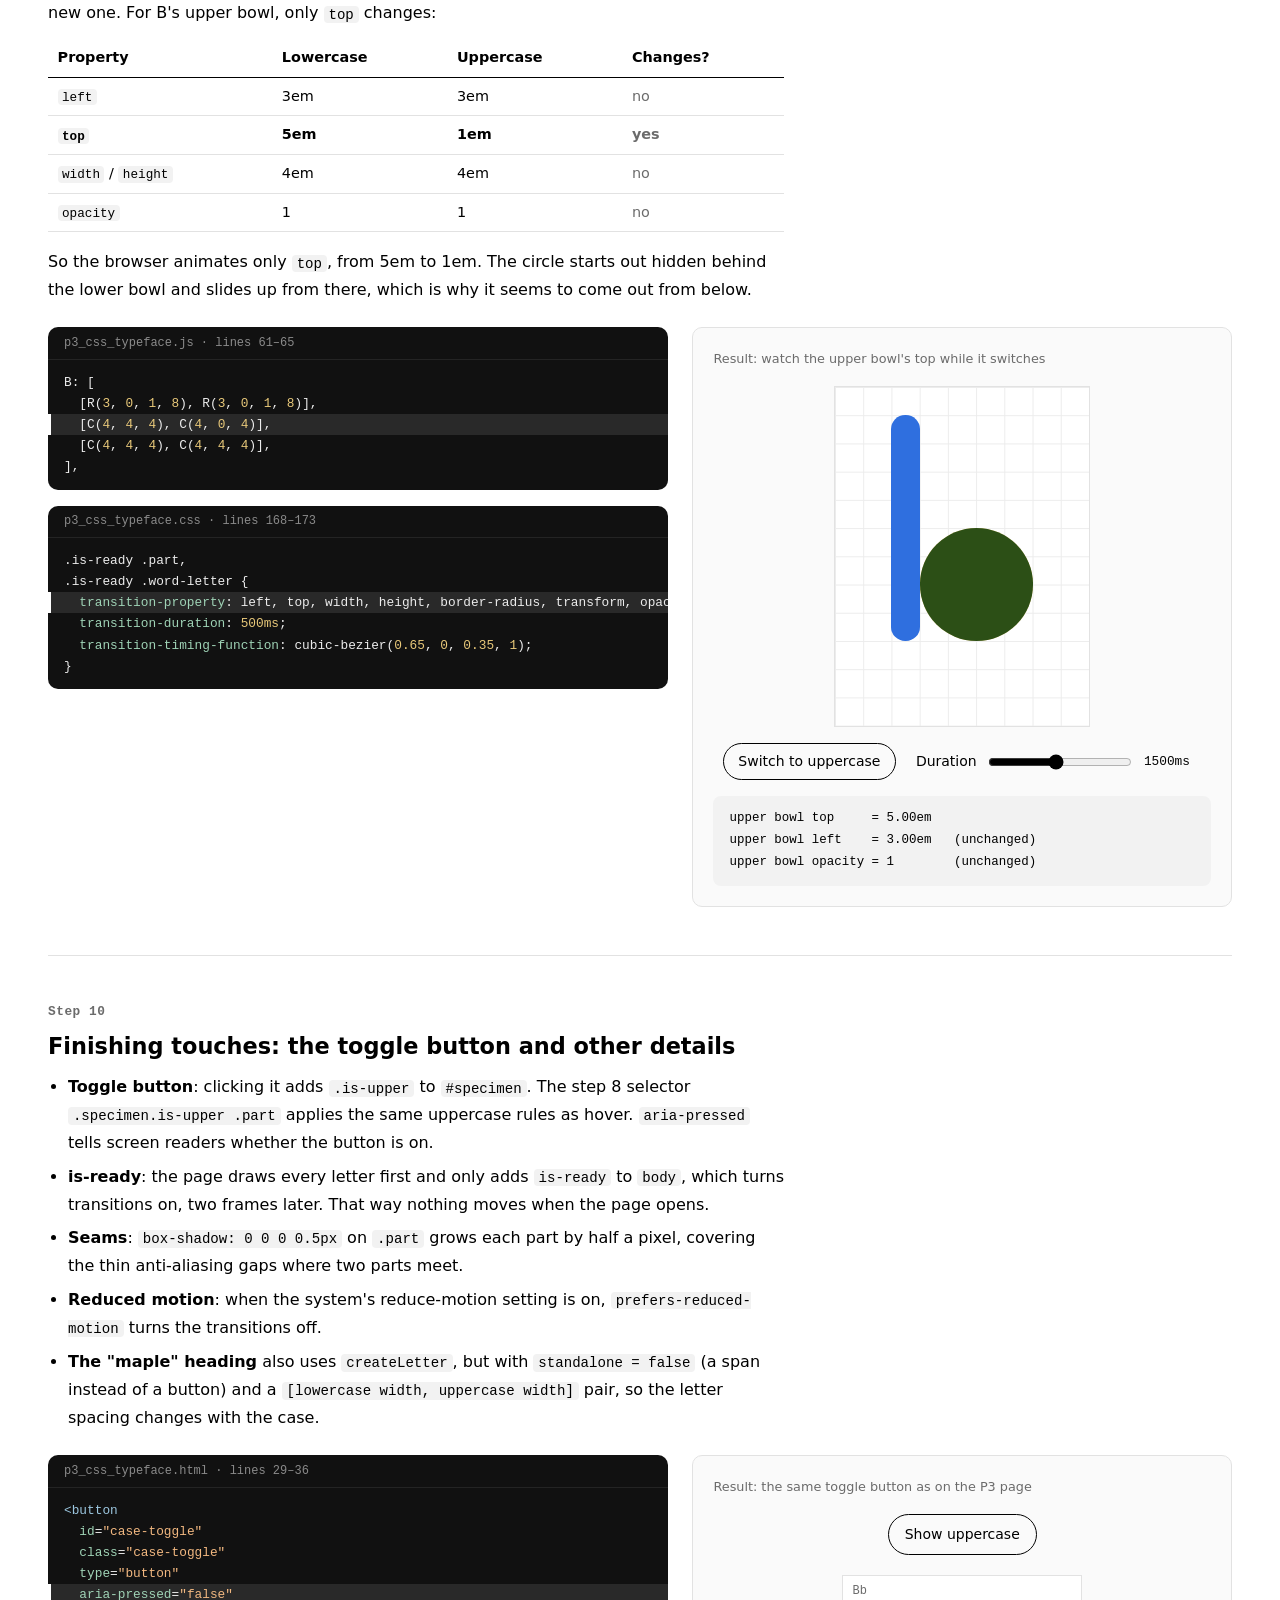
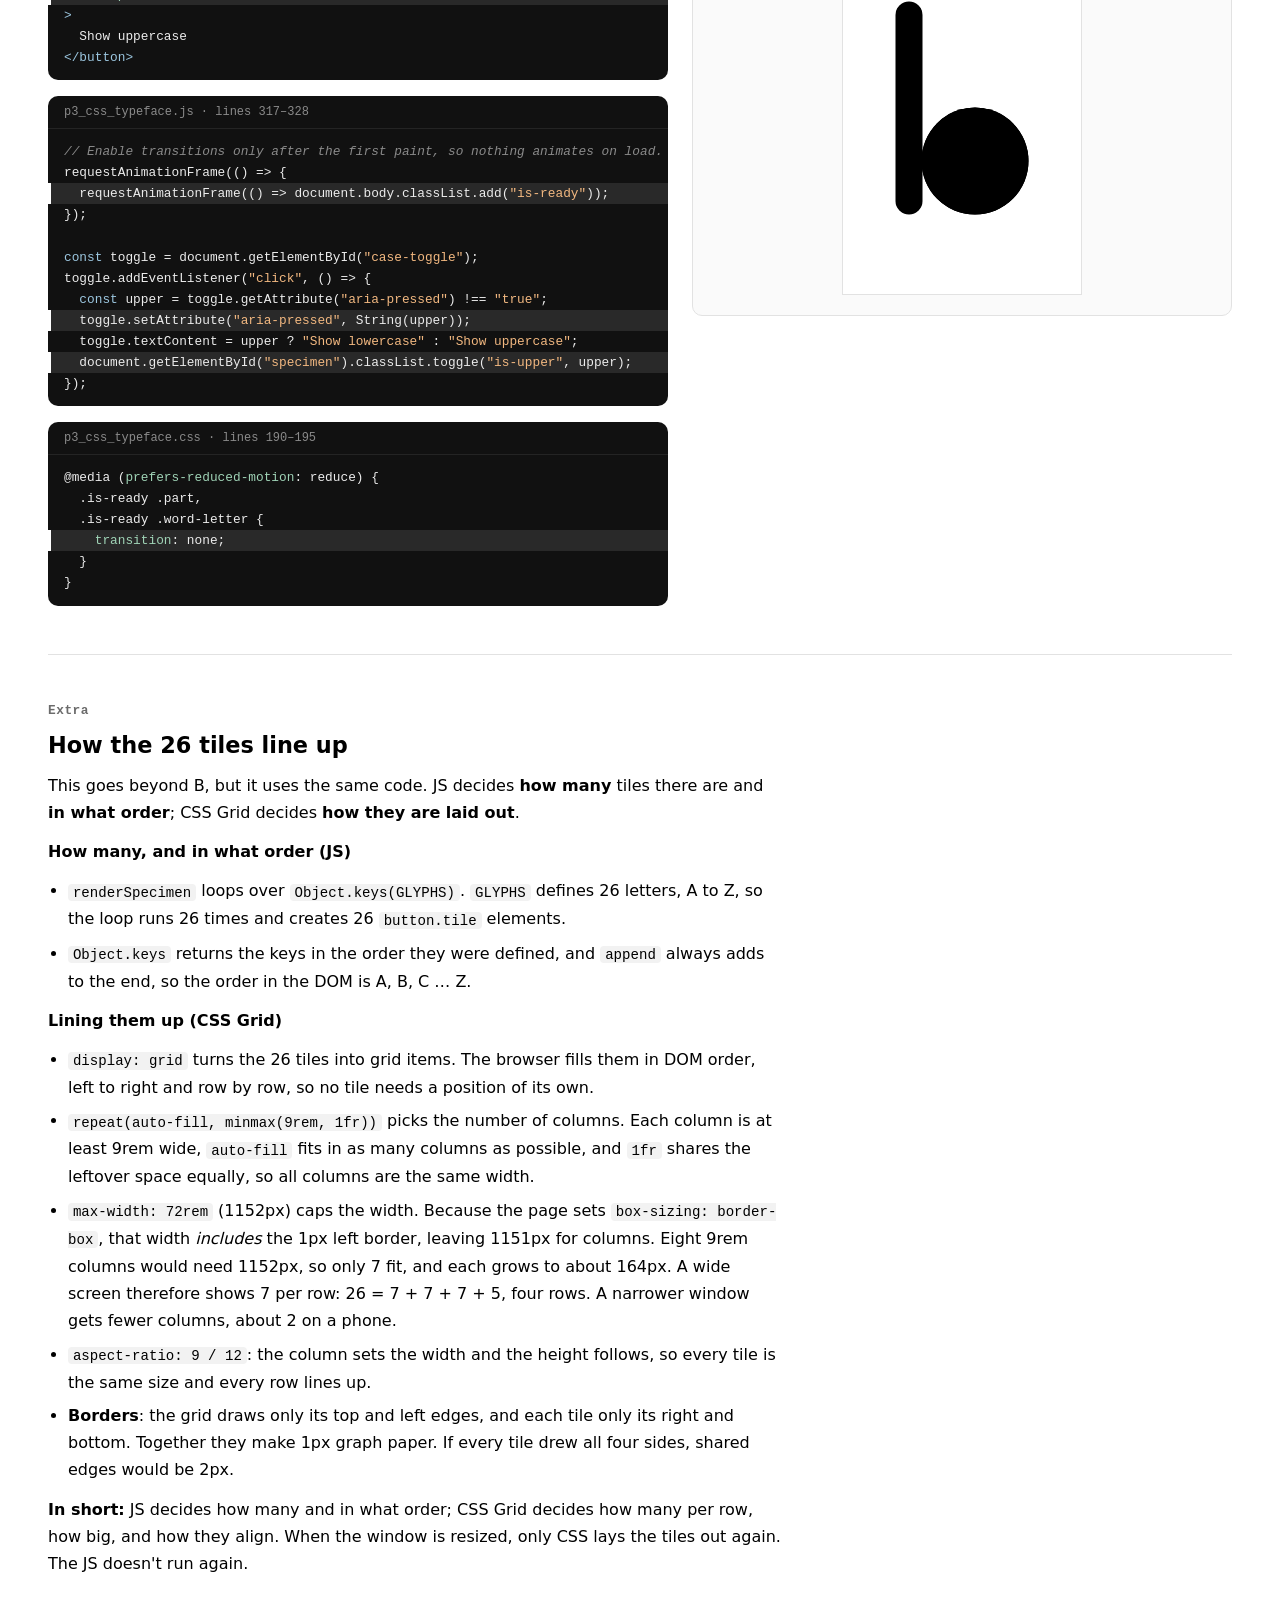
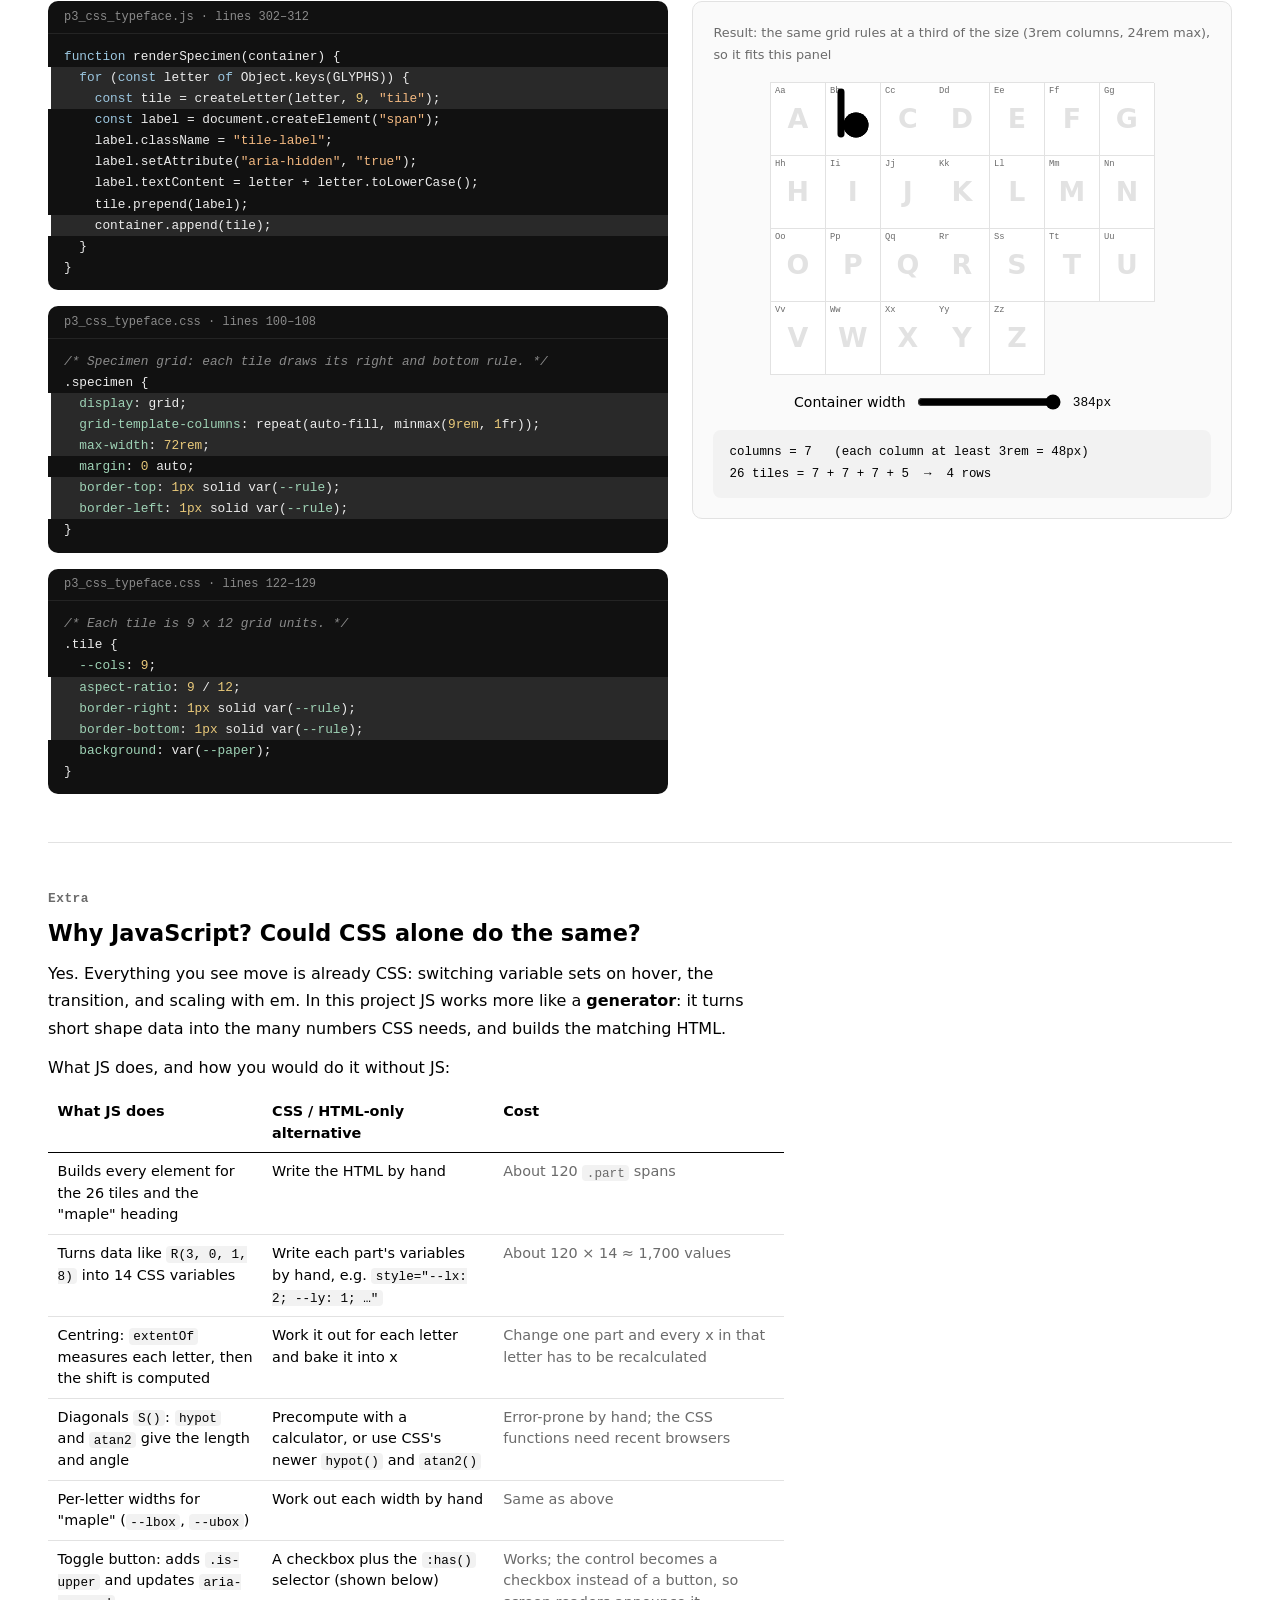
<file: p3_typeface_explainer/p3_typeface_explainer.html>
<!doctype html>
<html lang="en">
  <head>
    <meta charset="UTF-8" />
    <meta name="viewport" content="width=device-width, initial-scale=1.0" />
    <title>[Tong] Typeface Explainer</title>
    <link rel="stylesheet" href="p3_typeface_explainer.css" />
  </head>
  <body>
    <a id="home" href="../index.html">Home</a>

    <div class="page">
      <h1>How the letter B is built</h1>

      <!-- ===== Flow chart: the order everything runs in ===== -->
      <section class="flow" aria-labelledby="flow-title">
        <h2 id="flow-title">From file to screen: the order everything runs in</h2>
        <ol class="flow-phases">
          <li class="phase">
            <div class="phase-head">
              <span class="phase-no">1</span>
              <h3>Read the HTML</h3>
            </div>
            <ol class="flow-steps">
              <li>The browser reads <code>p3_css_typeface.html</code> from top to bottom and builds the DOM as it goes <a class="flow-link" href="#step-4">Step 4</a></li>
              <li><code>&lt;link&gt;</code> in the head: download the CSS and parse its rules. Nothing uses them yet</li>
              <li>The body creates <code>#specimen</code>, still empty <a class="flow-link" href="#step-0">Step 0</a></li>
            </ol>
          </li>

          <li class="phase">
            <div class="phase-head">
              <span class="phase-no">2</span>
              <h3>Run the JS</h3>
            </div>
            <p class="phase-note">Building the DOM pauses at <code>&lt;script&gt;</code> until the JS has run.</p>
            <ol class="flow-steps">
              <li>Define the shape functions <code>R</code>, <code>C</code>, … <a class="flow-link" href="#step-2">Step 2</a></li>
              <li>Build <code>GLYPHS</code>: every <code>R()</code> / <code>C()</code> call runs now, and B becomes 6 shape objects <a class="flow-link" href="#step-3">Step 3</a></li>
              <li>
                <code>renderSpecimen</code> reaches B and calls <code>createLetter</code>:
                <ol class="flow-sub">
                  <li>work out the shift, −1 <a class="flow-link" href="#step-5">Step 5</a></li>
                  <li>create the button, <code>.glyph</code> and 3 <code>.part</code>s <a class="flow-link" href="#step-4">Step 4</a></li>
                  <li><code>setState</code> writes 14 variables onto each part <a class="flow-link" href="#step-6">Step 6</a></li>
                </ol>
              </li>
              <li class="is-key"><code>container.append(tile)</code>: B enters the page DOM <a class="flow-link" href="#step-4">Step 4</a></li>
              <li>Schedule <code>is-ready</code> and attach the toggle button's listener <a class="flow-link" href="#step-10">Step 10</a></li>
            </ol>
          </li>

          <li class="phase">
            <div class="phase-head">
              <span class="phase-no">3</span>
              <h3>Render</h3>
            </div>
            <ol class="flow-steps">
              <li>Match styles: each <code>.part</code> gets <code>left: calc(var(--lx) * 1em)</code> and so on <a class="flow-link" href="#step-7">Step 7</a></li>
              <li>Layout: 1em = tile width / 9, so the stem's left = 2em, the upper bowl's top = 5em, … <a class="flow-link" href="#step-7">Step 7</a></li>
              <li class="is-key">Paint: lowercase b appears</li>
              <li>Two frames later, <code>is-ready</code> turns transitions on. Nothing visible changes <a class="flow-link" href="#step-10">Step 10</a></li>
            </ol>
          </li>

          <li class="phase">
            <div class="phase-head">
              <span class="phase-no">4</span>
              <h3>Hover</h3>
            </div>
            <ol class="flow-steps">
              <li><code>:hover</code> matches, so <code>.part</code> reads the <code>--u…</code> variables instead <a class="flow-link" href="#step-8">Step 8</a></li>
              <li class="is-key">The transition animates the upper bowl's <code>top</code> from 5em to 1em: uppercase B <a class="flow-link" href="#step-9">Step 9</a></li>
              <li>Mouse leaves: back to <code>--l…</code>, and the bowl slides back down</li>
            </ol>
          </li>
        </ol>
      </section>

      <!-- ===== Step 0 ===== -->
      <section class="step" id="step-0">
        <header class="step-head">
          <p class="step-no">Step 0</p>
          <h2>Overview: the HTML is almost empty</h2>
          <p>
            In <code>p3_css_typeface.html</code>, the alphabet is just an empty
            <code>&lt;div id="specimen"&gt;</code>. All 26 letters are created by JS after the page loads.
          </p>
          <p>The three files split the work:</p>
          <ul>
            <li><strong>JS</strong> stores the shape data for every letter and turns it into HTML elements and CSS variables.</li>
            <li><strong>CSS</strong> reads those variables to place each part, switches to a second set on hover, and animates the change.</li>
            <li><strong>HTML</strong> provides an empty container and one button.</li>
          </ul>
        </header>
        <div class="step-body">
          <div class="code-col">
            <figure class="code">
              <figcaption>p3_css_typeface.html · lines 39–43</figcaption>
<pre data-lang="html" data-hl="2,5">&lt;main&gt;
  &lt;div id="specimen" class="specimen"&gt;&lt;/div&gt;
&lt;/main&gt;

&lt;script src="p3_css_typeface.js"&gt;&lt;/script&gt;</pre>
            </figure>
            <figure class="code">
              <figcaption>p3_css_typeface.js · lines 302–315</figcaption>
<pre data-lang="js" data-hl="2,3,9,14">function renderSpecimen(container) {
  for (const letter of Object.keys(GLYPHS)) {
    const tile = createLetter(letter, 9, "tile");
    const label = document.createElement("span");
    label.className = "tile-label";
    label.setAttribute("aria-hidden", "true");
    label.textContent = letter + letter.toLowerCase();
    tile.prepend(label);
    container.append(tile);
  }
}

renderWord(document.getElementById("hero-word"), "maple");
renderSpecimen(document.getElementById("specimen"));</pre>
            </figure>
          </div>
          <div class="demo-col">
            <div class="demo">
              <p class="demo-label">Result</p>
              <div data-demo="overview"></div>
            </div>
          </div>
        </div>
      </section>

      <!-- ===== Step 1 ===== -->
      <section class="step" id="step-1">
        <header class="step-head">
          <p class="step-no">Step 1</p>
          <h2>The grid: everything is measured in units</h2>
          <p>
            Every letter is drawn on graph paper, with x and y counted in grid units. The guide lines:
            <code>y = 0</code> is the top of capitals (cap line), <code>y = 3</code> is the top of lowercase
            letters (x-height), <code>y = 8</code> is the baseline, and <code>y = 10</code> is where letters like
            p and y descend to.
          </p>
          <p>
            Each tile is 9 units wide and 12 units tall. <code>TILE_TOP = -1</code> means the top row of the tile
            is <code>y = -1</code>, which leaves one empty row above the cap line.
          </p>
        </header>
        <div class="step-body">
          <div class="code-col">
            <figure class="code">
              <figcaption>p3_css_typeface.js · lines 1–4, 209</figcaption>
<pre data-lang="js" data-hl="2,3,7">// Collective Alphabet
// Every glyph is drawn on a unit grid: y = 0 is the cap line, y = 3 the
// x-height, y = 8 the baseline and y = 10 the descender. Each part is a pair
// [lowercase, uppercase]; CSS transitions between the two on hover.
// ...

const TILE_TOP = -1; // first visible row of the grid</pre>
            </figure>
            <figure class="code">
              <figcaption>p3_css_typeface.css · lines 122–129</figcaption>
<pre data-lang="css" data-hl="3,4">/* Each tile is 9 x 12 grid units. */
.tile {
  --cols: 9;
  aspect-ratio: 9 / 12;
  border-right: 1px solid var(--rule);
  border-bottom: 1px solid var(--rule);
  background: var(--paper);
}</pre>
            </figure>
          </div>
          <div class="demo-col">
            <div class="demo">
              <p class="demo-label">Result: B on the grid (not centred yet, so the coordinates are easy to read)</p>
              <div data-demo="grid"></div>
            </div>
          </div>
        </div>
      </section>

      <!-- ===== Step 2 ===== -->
      <section class="step" id="step-2">
        <header class="step-head">
          <p class="step-no">Step 2</p>
          <h2>Shape functions R and C: a few numbers per part</h2>
          <p>
            <code>R(x, y, w, h)</code> is a rounded rectangle: <code>(x, y)</code> is its top-left grid cell, and
            <code>w</code> and <code>h</code> are its width and height. It returns the <strong>centre point</strong>
            <code>cx</code>, <code>cy</code> rather than the top-left corner, because rotation later happens around the centre.
          </p>
          <p>
            <code>radius</code> defaults to <code>"pill"</code>, half of the shorter side, so both ends become
            semicircles. <code>C(x, y, d)</code> is just an <code>R</code> with width and height <code>d</code> and
            radius <code>d / 2</code>, which makes a circle.
          </p>
          <p>
            The file also has <code>Q</code> (quarter circle), <code>S</code> (diagonal stroke) and <code>T</code>
            (triangle). B doesn't use them.
          </p>
          <p>
            These functions are the toolbox: each call describes <strong>one shape</strong> and nothing more. No
            letter exists yet. Shapes are put together into letters in the next step.
          </p>
        </header>
        <div class="step-body">
          <div class="code-col">
            <figure class="code">
              <figcaption>p3_css_typeface.js · lines 8–17</figcaption>
<pre data-lang="js" data-hl="3,4,8,9">// Rectangle; radius is "pill", a number, or [tl, tr, br, bl] where each
// corner is a number or [rx, ry].
function R(x, y, w, h, radius = "pill") {
  return { cx: x + w / 2, cy: y + h / 2, w, h, rot: 0, radius };
}

// Circle with diameter d.
function C(x, y, d) {
  return R(x, y, d, d, d / 2);
}</pre>
            </figure>
          </div>
          <div class="demo-col">
            <div class="demo">
              <p class="demo-label">Result: one shape at a time. Change the numbers and see what R or C returns</p>
              <div data-demo="shapes"></div>
            </div>
          </div>
        </div>
      </section>

      <!-- ===== Step 3 ===== -->
      <section class="step" id="step-3">
        <header class="step-head">
          <p class="step-no">Step 3</p>
          <h2>B's data: every part has a lowercase and an uppercase version</h2>
          <p>
            This is where the shapes from step 2 are put together into a letter. Each letter in
            <code>GLYPHS</code> is an array of parts, and each part is a pair:
            <code>[lowercase shape, uppercase shape]</code>. B has three parts: the stem, the upper bowl and the lower bowl.
          </p>
          <p>
            The stem and the lower bowl are identical in both cases; only the upper bowl differs. In lowercase it
            sits <strong>exactly on top of</strong> the lower bowl, so the two circles look like one. In uppercase it
            moves up 4 units. Going from b to B is just one circle sliding up.
          </p>
        </header>
        <div class="step-body">
          <div class="code-col">
            <figure class="code">
              <figcaption>p3_css_typeface.js · lines 53, 61–65</figcaption>
<pre data-lang="js" data-hl="5">const GLYPHS = {
  // ...
  B: [
    [R(3, 0, 1, 8), R(3, 0, 1, 8)],
    [C(4, 4, 4), C(4, 0, 4)],
    [C(4, 4, 4), C(4, 4, 4)],
  ],
  // ...
};</pre>
            </figure>
          </div>
          <div class="demo-col">
            <div class="demo">
              <p class="demo-label">Result: the same parts in both states (colours are translucent, so overlaps look darker)</p>
              <div data-demo="pairs"></div>
            </div>
          </div>
        </div>
      </section>

      <!-- ===== Step 4 ===== -->
      <section class="step" id="step-4">
        <header class="step-head">
          <p class="step-no">Step 4</p>
          <h2>createLetter: building elements in the DOM</h2>
          <p>
            First, an important distinction: <strong>JS never edits the .html file.</strong> The HTML file is just
            text on disk. When the page opens, the browser reads that text and builds a tree of elements in memory,
            called the <strong>DOM</strong> (Document Object Model). The screen always shows the DOM, and JS can
            change the DOM at any time.
          </p>
          <p>
            Take B as the example. The HTML file only contains an empty <code>&lt;div id="specimen"&gt;</code>
            (highlighted in the first code box), so in the DOM that element starts with no children. Then the
            script runs: <code>getElementById("specimen")</code> finds that element in the DOM, and
            <code>renderSpecimen</code> calls <code>createLetter("B", …)</code>, which builds a button containing a
            label, a <code>.glyph</code> and three <code>.part</code> spans (stem, upper bowl, lower bowl). Finally
            <code>container.append(tile)</code> puts the button inside <code>#specimen</code>.
          </p>
          <p>
            The file still has an empty div; only the DOM has the B tile. Every reload starts from the file again,
            and JS rebuilds the tile. In a browser, <em>View Page Source</em> shows the file and <em>Inspect</em>
            shows the live DOM. P3 does the same thing for all 26 letters.
          </p>
          <p>
            <code>createLetter</code> makes a <code>&lt;button&gt;</code> for each letter (so it can be focused with
            Tab), puts a <code>.glyph</code> inside it, and adds one <code>.part</code> per shape.
          </p>
          <p>
            The key point: it <strong>never writes</strong> <code>left</code> or <code>top</code> directly. Both the
            lowercase and uppercase values are stored on the element as CSS variables (<code>--l…</code> and
            <code>--u…</code>), and CSS decides which set to use. Lines 8–9 (the shift) are covered in step 5, and
            lines 25–26 (setState) in step 6.
          </p>
        </header>
        <div class="step-body">
          <div class="code-col">
            <figure class="code">
              <figcaption>p3_css_typeface.html · lines 39–43: what the file contains</figcaption>
<pre data-lang="html" data-hl="2">&lt;main&gt;
  &lt;div id="specimen" class="specimen"&gt;&lt;/div&gt;
&lt;/main&gt;

&lt;script src="p3_css_typeface.js"&gt;&lt;/script&gt;</pre>
            </figure>
            <figure class="code">
              <figcaption>p3_css_typeface.js · lines 302–312, 315: find #specimen and fill it</figcaption>
<pre data-lang="js" data-hl="3,9,13">function renderSpecimen(container) {
  for (const letter of Object.keys(GLYPHS)) {
    const tile = createLetter(letter, 9, "tile");
    const label = document.createElement("span");
    label.className = "tile-label";
    label.setAttribute("aria-hidden", "true");
    label.textContent = letter + letter.toLowerCase();
    tile.prepend(label);
    container.append(tile);
  }
}

renderSpecimen(document.getElementById("specimen"));</pre>
            </figure>
            <figure class="code">
              <figcaption>p3_css_typeface.js · lines 251–286</figcaption>
<pre data-lang="js" data-hl="11,12,18,19,22,23,24,25,26,29">// A letter that is lowercase by default and uppercase on hover / focus.
// width is the letter box width in grid units, either one number for both
// cases or [lowercase, uppercase]. Standalone letters are buttons; letters
// inside a word are plain spans, because the whole word is the hover target.
function createLetter(letter, width, className, standalone = true) {
  const parts = GLYPHS[letter];
  const [lowerWidth, upperWidth] = Array.isArray(width) ? width : [width, width];
  const lowerShift = lowerWidth / 2 - centreOf(parts.map((p) => p[0]));
  const upperShift = upperWidth / 2 - centreOf(parts.map((p) => p[1]));

  const el = document.createElement(standalone ? "button" : "span");
  el.className = `letter ${className}`;
  if (standalone) {
    el.type = "button";
    el.setAttribute("aria-label", `Letter ${letter}`);
  }

  const glyph = document.createElement("span");
  glyph.className = "glyph";
  glyph.setAttribute("aria-hidden", "true");

  for (const [lower, upper] of parts) {
    const part = document.createElement("span");
    part.className = "part";
    setState(part, "l", lower, lowerShift);
    setState(part, "u", upper, upperShift);
    const clip = lower.clip || upper.clip;
    if (clip) part.style.clipPath = clip;
    glyph.append(part);
  }

  el.style.setProperty("--lbox", lowerWidth);
  el.style.setProperty("--ubox", upperWidth);
  el.append(glyph);
  return el;
}</pre>
            </figure>
          </div>
          <div class="demo-col">
            <div class="demo">
              <p class="demo-label">Result: the same &lt;main&gt; in the DOM, before and after JS builds B</p>
              <div data-demo="dom"></div>
            </div>
          </div>
        </div>
      </section>

      <!-- ===== Step 5 ===== -->
      <section class="step" id="step-5">
        <header class="step-head">
          <p class="step-no">Step 5</p>
          <h2>Centring: computing the shift</h2>
          <p>
            In the data, B spans x = 3 to 8. The tile is 9 units wide with its centre at 4.5, so drawn as-is the
            letter sits too far to the right.
          </p>
          <p>
            <code>extentOf</code> finds the leftmost and rightmost edges of all visible parts, accounting for
            rotation and skipping hidden parts. <code>centreOf</code> takes the midpoint.
            <code>shift = half the tile width − glyph centre</code>, and it is added to every part's x. Each case is
            measured separately, so both states are centred on their own.
          </p>
        </header>
        <div class="step-body">
          <div class="code-col">
            <figure class="code">
              <figcaption>p3_css_typeface.js · lines 221–239</figcaption>
<pre data-lang="js" data-hl="9,10,18">// Horizontal extent [left, right] of the visible parts.
function extentOf(shapes) {
  let min = Infinity;
  let max = -Infinity;
  for (const s of shapes) {
    if (s.hidden) continue;
    const a = (s.rot * Math.PI) / 180;
    const half = Math.abs((s.w / 2) * Math.cos(a)) + Math.abs((s.h / 2) * Math.sin(a));
    min = Math.min(min, s.cx - half);
    max = Math.max(max, s.cx + half);
  }
  return [min, max];
}

// Centre of the visible parts, so each case is centred on its own.
function centreOf(shapes) {
  const [min, max] = extentOf(shapes);
  return (min + max) / 2;
}</pre>
            </figure>
            <figure class="code">
              <figcaption>Where createLetter uses the shift · lines 258–259, 275–276</figcaption>
<pre data-lang="js" data-hl="1,2">const lowerShift = lowerWidth / 2 - centreOf(parts.map((p) => p[0]));
const upperShift = upperWidth / 2 - centreOf(parts.map((p) => p[1]));
// ...
setState(part, "l", lower, lowerShift);
setState(part, "u", upper, upperShift);</pre>
            </figure>
          </div>
          <div class="demo-col">
            <div class="demo">
              <p class="demo-label">Result: tick the box to apply the shift</p>
              <div data-demo="centre"></div>
            </div>
          </div>
        </div>
      </section>

      <!-- ===== Step 6 ===== -->
      <section class="step" id="step-6">
        <header class="step-head">
          <p class="step-no">Step 6</p>
          <h2>setState: shapes become CSS variables</h2>
          <p>
            <code>setState</code> writes a shape as 7 CSS variables, prefixed <code>l</code> for lowercase and
            <code>u</code> for uppercase. Along the way it:
          </p>
          <ul>
            <li>converts x and y from the centre back to the top-left corner, adding the centring shift and the <code>TILE_TOP</code> offset;</li>
            <li>uses <code>radiusCss</code> to expand the radius into a full <code>border-radius</code> value;</li>
            <li>sets hidden parts to opacity 0 (B has none; O, Q, R and S do).</li>
          </ul>
          <p>On the right are the real values for B's three parts. Highlighted cells differ between the two cases.</p>
        </header>
        <div class="step-body">
          <div class="code-col">
            <figure class="code">
              <figcaption>p3_css_typeface.js · lines 241–249</figcaption>
<pre data-lang="js" data-hl="2,3">function setState(el, prefix, shape, shiftX) {
  el.style.setProperty(`--${prefix}x`, shape.cx - shape.w / 2 + shiftX);
  el.style.setProperty(`--${prefix}y`, shape.cy - shape.h / 2 - TILE_TOP);
  el.style.setProperty(`--${prefix}w`, shape.w);
  el.style.setProperty(`--${prefix}h`, shape.h);
  el.style.setProperty(`--${prefix}rot`, `${shape.rot}deg`);
  el.style.setProperty(`--${prefix}radius`, radiusCss(shape));
  el.style.setProperty(`--${prefix}opacity`, shape.hidden ? 0 : 1);
}</pre>
            </figure>
            <figure class="code">
              <figcaption>p3_css_typeface.js · lines 211–219</figcaption>
<pre data-lang="js" data-hl="3">function radiusCss(shape) {
  let corners = shape.radius;
  if (corners === "pill") corners = Math.min(shape.w, shape.h) / 2;
  if (!Array.isArray(corners)) corners = [corners, corners, corners, corners];
  const pairs = corners.map((c) => (Array.isArray(c) ? c : [c, c]));
  const xs = pairs.map((p) => `${p[0]}em`).join(" ");
  const ys = pairs.map((p) => `${p[1]}em`).join(" ");
  return `${xs} / ${ys}`;
}</pre>
            </figure>
          </div>
          <div class="demo-col">
            <div class="demo">
              <p class="demo-label">Result: the variables written onto B's .part elements</p>
              <div data-demo="vars"></div>
            </div>
          </div>
        </div>
      </section>

      <!-- ===== Step 7 ===== -->
      <section class="step" id="step-7">
        <header class="step-head">
          <p class="step-no">Step 7</p>
          <h2>CSS: em turns variables into positions</h2>
          <p>
            Every size on <code>.part</code> is written as "variable × 1em", so 1em has to equal exactly one grid
            unit. The font size of <code>.glyph</code> makes that happen:
            <code>font-size: calc(100cqw / var(--cols))</code>.
          </p>
          <p>
            <code>cqw</code> is 1% of the container's width. <code>.letter</code> sets
            <code>container-type: inline-size</code>, which makes it the container, so <code>100cqw / 9</code> is one
            unit. When the tile grows or shrinks, 1em follows and the whole letter scales with it, with no JS
            involved. Drag the slider to try it.
          </p>
        </header>
        <div class="step-body">
          <div class="code-col">
            <figure class="code">
              <figcaption>p3_css_typeface.css · lines 110–120</figcaption>
<pre data-lang="css" data-hl="4,5">/* Shared by the hero word and the specimen tiles.
   Cap line sits at row 1 and the baseline at row 9 of the letter box. */
.letter {
  position: relative;
  container-type: inline-size;
  display: block;
  padding: 0;
  border: 0;
  background: transparent;
  cursor: pointer;
}</pre>
            </figure>
            <figure class="code">
              <figcaption>p3_css_typeface.css · lines 146–166</figcaption>
<pre data-lang="css" data-hl="5,11,12,13,14">/* 1em = one grid unit */
.glyph {
  position: absolute;
  inset: 0;
  font-size: calc(100cqw / var(--cols));
}

.part {
  position: absolute;
  display: block;
  left: calc(var(--lx) * 1em);
  top: calc(var(--ly) * 1em);
  width: calc(var(--lw) * 1em);
  height: calc(var(--lh) * 1em);
  border-radius: var(--lradius);
  transform: rotate(var(--lrot));
  opacity: var(--lopacity);
  background: var(--ink);
  /* hides anti-aliasing seams where two parts touch */
  box-shadow: 0 0 0 0.5px var(--ink);
}</pre>
            </figure>
          </div>
          <div class="demo-col">
            <div class="demo">
              <p class="demo-label">Result: change the tile width and 1em follows</p>
              <div data-demo="em"></div>
            </div>
          </div>
        </div>
      </section>

      <!-- ===== Step 8 ===== -->
      <section class="step" id="step-8">
        <header class="step-head">
          <p class="step-no">Step 8</p>
          <h2>Hover: switch variable sets and let transition fill the gap</h2>
          <p>
            By default the <code>.part</code> rule reads the <code>--l…</code> variables (lowercase). When the tile
            is hovered or focused, a more specific selector makes <code>left</code>, <code>top</code>,
            <code>width</code> and the rest read the <code>--u…</code> variables (uppercase) instead.
          </p>
          <p>
            When a property value changes, <code>transition</code> has the browser animate between the two values
            over 500ms. That is the whole b-to-B animation: the upper bowl's <code>top</code> slides from 5em to 1em.
            Slow the transition down to see it clearly.
          </p>
        </header>
        <div class="step-body">
          <div class="code-col">
            <figure class="code">
              <figcaption>p3_css_typeface.css · lines 168–188</figcaption>
<pre data-lang="css" data-hl="3,4,9,10,13,14,15">.is-ready .part,
.is-ready .word-letter {
  transition-property: left, top, width, height, border-radius, transform, opacity;
  transition-duration: 500ms;
  transition-timing-function: cubic-bezier(0.65, 0, 0.35, 1);
}

/* Uppercase (hover / focus / toggle). The hero word switches as a whole. */
.tile:hover .part,
.tile:focus-visible .part,
.hero-word:hover .part,
.hero-word:focus-visible .part,
.specimen.is-upper .part {
  left: calc(var(--ux) * 1em);
  top: calc(var(--uy) * 1em);
  width: calc(var(--uw) * 1em);
  height: calc(var(--uh) * 1em);
  border-radius: var(--uradius);
  transform: rotate(var(--urot));
  opacity: var(--uopacity);
}</pre>
            </figure>
          </div>
          <div class="demo-col">
            <div class="demo">
              <p class="demo-label">Result: hover, press Tab to focus, or use the button</p>
              <div data-demo="hover"></div>
            </div>
          </div>
        </div>
      </section>

      <!-- ===== Step 9 ===== -->
      <section class="step" id="step-9">
        <header class="step-head">
          <p class="step-no">Step 9</p>
          <h2>Why the upper bowl slides up from below</h2>
          <p>
            In lowercase b the upper bowl isn't missing. It sits at <strong>exactly the same position</strong> as the
            lower bowl, so the two circles look like one (you can see the overlap in the coloured demo in step 3).
          </p>
          <p>
            <code>transition</code> only animates the properties whose values change, from the old value to the
            new one. For B's upper bowl, only <code>top</code> changes:
          </p>
          <div class="table-wrap">
            <table class="compare">
              <thead>
                <tr>
                  <th>Property</th>
                  <th>Lowercase</th>
                  <th>Uppercase</th>
                  <th>Changes?</th>
                </tr>
              </thead>
              <tbody>
                <tr><td><code>left</code></td><td>3em</td><td>3em</td><td>no</td></tr>
                <tr><td><strong><code>top</code></strong></td><td><strong>5em</strong></td><td><strong>1em</strong></td><td><strong>yes</strong></td></tr>
                <tr><td><code>width</code> / <code>height</code></td><td>4em</td><td>4em</td><td>no</td></tr>
                <tr><td><code>opacity</code></td><td>1</td><td>1</td><td>no</td></tr>
              </tbody>
            </table>
          </div>
          <p>
            So the browser animates only <code>top</code>, from 5em to 1em. The circle starts out hidden behind the
            lower bowl and slides up from there, which is why it seems to come out from below.
          </p>
        </header>
        <div class="step-body">
          <div class="code-col">
            <figure class="code">
              <figcaption>p3_css_typeface.js · lines 61–65</figcaption>
<pre data-lang="js" data-hl="3">B: [
  [R(3, 0, 1, 8), R(3, 0, 1, 8)],
  [C(4, 4, 4), C(4, 0, 4)],
  [C(4, 4, 4), C(4, 4, 4)],
],</pre>
            </figure>
            <figure class="code">
              <figcaption>p3_css_typeface.css · lines 168–173</figcaption>
<pre data-lang="css" data-hl="3">.is-ready .part,
.is-ready .word-letter {
  transition-property: left, top, width, height, border-radius, transform, opacity;
  transition-duration: 500ms;
  transition-timing-function: cubic-bezier(0.65, 0, 0.35, 1);
}</pre>
            </figure>
          </div>
          <div class="demo-col">
            <div class="demo">
              <p class="demo-label">Result: watch the upper bowl's top while it switches</p>
              <div data-demo="motion"></div>
            </div>
          </div>
        </div>
      </section>

      <!-- ===== Step 10 ===== -->
      <section class="step" id="step-10">
        <header class="step-head">
          <p class="step-no">Step 10</p>
          <h2>Finishing touches: the toggle button and other details</h2>
          <ul>
            <li>
              <strong>Toggle button</strong>: clicking it adds <code>.is-upper</code> to <code>#specimen</code>. The
              step 8 selector <code>.specimen.is-upper .part</code> applies the same uppercase rules as hover.
              <code>aria-pressed</code> tells screen readers whether the button is on.
            </li>
            <li>
              <strong>is-ready</strong>: the page draws every letter first and only adds <code>is-ready</code> to
              <code>body</code>, which turns transitions on, two frames later. That way nothing moves when the page opens.
            </li>
            <li>
              <strong>Seams</strong>: <code>box-shadow: 0 0 0 0.5px</code> on <code>.part</code> grows each part by
              half a pixel, covering the thin anti-aliasing gaps where two parts meet.
            </li>
            <li>
              <strong>Reduced motion</strong>: when the system's reduce-motion setting is on,
              <code>prefers-reduced-motion</code> turns the transitions off.
            </li>
            <li>
              <strong>The "maple" heading</strong> also uses <code>createLetter</code>, but with
              <code>standalone = false</code> (a span instead of a button) and a
              <code>[lowercase width, uppercase width]</code> pair, so the letter spacing changes with the case.
            </li>
          </ul>
        </header>
        <div class="step-body">
          <div class="code-col">
            <figure class="code">
              <figcaption>p3_css_typeface.html · lines 29–36</figcaption>
<pre data-lang="html" data-hl="5">&lt;button
  id="case-toggle"
  class="case-toggle"
  type="button"
  aria-pressed="false"
&gt;
  Show uppercase
&lt;/button&gt;</pre>
            </figure>
            <figure class="code">
              <figcaption>p3_css_typeface.js · lines 317–328</figcaption>
<pre data-lang="js" data-hl="3,9,11">// Enable transitions only after the first paint, so nothing animates on load.
requestAnimationFrame(() => {
  requestAnimationFrame(() => document.body.classList.add("is-ready"));
});

const toggle = document.getElementById("case-toggle");
toggle.addEventListener("click", () => {
  const upper = toggle.getAttribute("aria-pressed") !== "true";
  toggle.setAttribute("aria-pressed", String(upper));
  toggle.textContent = upper ? "Show lowercase" : "Show uppercase";
  document.getElementById("specimen").classList.toggle("is-upper", upper);
});</pre>
            </figure>
            <figure class="code">
              <figcaption>p3_css_typeface.css · lines 190–195</figcaption>
<pre data-lang="css" data-hl="4">@media (prefers-reduced-motion: reduce) {
  .is-ready .part,
  .is-ready .word-letter {
    transition: none;
  }
}</pre>
            </figure>
          </div>
          <div class="demo-col">
            <div class="demo">
              <p class="demo-label">Result: the same toggle button as on the P3 page</p>
              <div data-demo="final"></div>
            </div>
          </div>
        </div>
      </section>

      <!-- ===== How the 26 tiles line up ===== -->
      <section class="step" id="tile-grid">
        <header class="step-head">
          <p class="step-no">Extra</p>
          <h2>How the 26 tiles line up</h2>
          <p>
            This goes beyond B, but it uses the same code. JS decides <strong>how many</strong> tiles there are and
            <strong>in what order</strong>; CSS Grid decides <strong>how they are laid out</strong>.
          </p>
          <p><strong>How many, and in what order (JS)</strong></p>
          <ul>
            <li>
              <code>renderSpecimen</code> loops over <code>Object.keys(GLYPHS)</code>. <code>GLYPHS</code> defines 26
              letters, A to Z, so the loop runs 26 times and creates 26 <code>button.tile</code> elements.
            </li>
            <li>
              <code>Object.keys</code> returns the keys in the order they were defined, and <code>append</code> always
              adds to the end, so the order in the DOM is A, B, C … Z.
            </li>
          </ul>
          <p><strong>Lining them up (CSS Grid)</strong></p>
          <ul>
            <li>
              <code>display: grid</code> turns the 26 tiles into grid items. The browser fills them in DOM order, left
              to right and row by row, so no tile needs a position of its own.
            </li>
            <li>
              <code>repeat(auto-fill, minmax(9rem, 1fr))</code> picks the number of columns. Each column is at least
              9rem wide, <code>auto-fill</code> fits in as many columns as possible, and <code>1fr</code> shares the
              leftover space equally, so all columns are the same width.
            </li>
            <li>
              <code>max-width: 72rem</code> (1152px) caps the width. Because the page sets
              <code>box-sizing: border-box</code>, that width <em>includes</em> the 1px left border, leaving 1151px
              for columns. Eight 9rem columns would need 1152px, so only 7 fit, and each grows to about 164px. A wide
              screen therefore shows 7 per row: 26 = 7 + 7 + 7 + 5, four rows. A narrower window gets fewer columns,
              about 2 on a phone.
            </li>
            <li>
              <code>aspect-ratio: 9 / 12</code>: the column sets the width and the height follows, so every tile is
              the same size and every row lines up.
            </li>
            <li>
              <strong>Borders</strong>: the grid draws only its top and left edges, and each tile only its right and
              bottom. Together they make 1px graph paper. If every tile drew all four sides, shared edges would be 2px.
            </li>
          </ul>
          <p>
            <strong>In short:</strong> JS decides how many and in what order; CSS Grid decides how many per row, how
            big, and how they align. When the window is resized, only CSS lays the tiles out again. The JS doesn't
            run again.
          </p>
        </header>
        <div class="step-body">
          <div class="code-col">
            <figure class="code">
              <figcaption>p3_css_typeface.js · lines 302–312</figcaption>
<pre data-lang="js" data-hl="2,3,9">function renderSpecimen(container) {
  for (const letter of Object.keys(GLYPHS)) {
    const tile = createLetter(letter, 9, "tile");
    const label = document.createElement("span");
    label.className = "tile-label";
    label.setAttribute("aria-hidden", "true");
    label.textContent = letter + letter.toLowerCase();
    tile.prepend(label);
    container.append(tile);
  }
}</pre>
            </figure>
            <figure class="code">
              <figcaption>p3_css_typeface.css · lines 100–108</figcaption>
<pre data-lang="css" data-hl="3,4,5,7,8">/* Specimen grid: each tile draws its right and bottom rule. */
.specimen {
  display: grid;
  grid-template-columns: repeat(auto-fill, minmax(9rem, 1fr));
  max-width: 72rem;
  margin: 0 auto;
  border-top: 1px solid var(--rule);
  border-left: 1px solid var(--rule);
}</pre>
            </figure>
            <figure class="code">
              <figcaption>p3_css_typeface.css · lines 122–129</figcaption>
<pre data-lang="css" data-hl="4,5,6">/* Each tile is 9 x 12 grid units. */
.tile {
  --cols: 9;
  aspect-ratio: 9 / 12;
  border-right: 1px solid var(--rule);
  border-bottom: 1px solid var(--rule);
  background: var(--paper);
}</pre>
            </figure>
          </div>
          <div class="demo-col">
            <div class="demo">
              <p class="demo-label">Result: the same grid rules at a third of the size (3rem columns, 24rem max), so it fits this panel</p>
              <div data-demo="layout"></div>
            </div>
          </div>
        </div>
      </section>

      <!-- ===== Why JavaScript ===== -->
      <section class="step" id="why-js">
        <header class="step-head">
          <p class="step-no">Extra</p>
          <h2>Why JavaScript? Could CSS alone do the same?</h2>
          <p>
            Yes. Everything you see move is already CSS: switching variable sets on hover, the transition, and
            scaling with em. In this project JS works more like a <strong>generator</strong>: it turns short shape
            data into the many numbers CSS needs, and builds the matching HTML.
          </p>
          <p>What JS does, and how you would do it without JS:</p>
          <div class="table-wrap">
            <table class="compare">
              <thead>
                <tr>
                  <th>What JS does</th>
                  <th>CSS / HTML-only alternative</th>
                  <th>Cost</th>
                </tr>
              </thead>
              <tbody>
                <tr>
                  <td>Builds every element for the 26 tiles and the "maple" heading</td>
                  <td>Write the HTML by hand</td>
                  <td>About 120 <code>.part</code> spans</td>
                </tr>
                <tr>
                  <td>Turns data like <code>R(3, 0, 1, 8)</code> into 14 CSS variables</td>
                  <td>Write each part's variables by hand, e.g. <code>style="--lx: 2; --ly: 1; …"</code></td>
                  <td>About 120 × 14 ≈ 1,700 values</td>
                </tr>
                <tr>
                  <td>Centring: <code>extentOf</code> measures each letter, then the shift is computed</td>
                  <td>Work it out for each letter and bake it into x</td>
                  <td>Change one part and every x in that letter has to be recalculated</td>
                </tr>
                <tr>
                  <td>Diagonals <code>S()</code>: <code>hypot</code> and <code>atan2</code> give the length and angle</td>
                  <td>Precompute with a calculator, or use CSS's newer <code>hypot()</code> and <code>atan2()</code></td>
                  <td>Error-prone by hand; the CSS functions need recent browsers</td>
                </tr>
                <tr>
                  <td>Per-letter widths for "maple" (<code>--lbox</code>, <code>--ubox</code>)</td>
                  <td>Work out each width by hand</td>
                  <td>Same as above</td>
                </tr>
                <tr>
                  <td>Toggle button: adds <code>.is-upper</code> and updates <code>aria-pressed</code></td>
                  <td>A checkbox plus the <code>:has()</code> selector (shown below)</td>
                  <td>Works; the control becomes a checkbox instead of a button, so screen readers announce it differently</td>
                </tr>
                <tr>
                  <td><code>is-ready</code>: turns transitions on after the first paint</td>
                  <td>Leave it out</td>
                  <td>Newly inserted elements don't transition anyway, so this is mostly a safeguard</td>
                </tr>
              </tbody>
            </table>
          </div>
          <p>
            <strong>In short:</strong> the end result can be identical with only CSS and static HTML. JS is there
            because it makes the typeface easy to write and change. Each part is one line of data, and the
            centring, angles and radius values are computed automatically, so changing a shape updates everything
            derived from it.
          </p>
          <p>
            <strong>A middle ground:</strong> a CSS preprocessor such as Sass can generate the same CSS with maps and
            loops. It does the same job as the JS, just at build time, before the page is published, instead of in
            the visitor's browser.
          </p>
          <p>
            Below is a B written entirely by hand. It needs 3 parts × 14 values = 42 numbers, all taken from the
            table in step 6.
          </p>
        </header>
        <div class="step-body">
          <div class="code-col">
            <figure class="code">
              <figcaption>Hand-written HTML for B, no JS (rendered on the right)</figcaption>
<pre data-lang="html" data-hl="12,14">&lt;button class="letter tile" type="button" aria-label="Letter B"&gt;
  &lt;span class="tile-label" aria-hidden="true"&gt;Bb&lt;/span&gt;
  &lt;span class="glyph" aria-hidden="true"&gt;
    &lt;!-- stem: the same in both cases --&gt;
    &lt;span class="part" style="
      --lx: 2; --ly: 1; --lw: 1; --lh: 8; --lrot: 0deg;
      --lradius: 0.5em; --lopacity: 1;
      --ux: 2; --uy: 1; --uw: 1; --uh: 8; --urot: 0deg;
      --uradius: 0.5em; --uopacity: 1"&gt;&lt;/span&gt;
    &lt;!-- upper bowl: only y changes (5 → 1) --&gt;
    &lt;span class="part" style="
      --lx: 3; --ly: 5; --lw: 4; --lh: 4; --lrot: 0deg;
      --lradius: 2em; --lopacity: 1;
      --ux: 3; --uy: 1; --uw: 4; --uh: 4; --urot: 0deg;
      --uradius: 2em; --uopacity: 1"&gt;&lt;/span&gt;
    &lt;!-- lower bowl: the same in both cases --&gt;
    &lt;span class="part" style="
      --lx: 3; --ly: 5; --lw: 4; --lh: 4; --lrot: 0deg;
      --lradius: 2em; --lopacity: 1;
      --ux: 3; --uy: 5; --uw: 4; --uh: 4; --urot: 0deg;
      --uradius: 2em; --uopacity: 1"&gt;&lt;/span&gt;
  &lt;/span&gt;
&lt;/button&gt;</pre>
            </figure>
            <figure class="code">
              <figcaption>p3_typeface_explainer.css · CSS-only toggle</figcaption>
<pre data-lang="css" data-hl="2">/* No JS: the checkbox state switches the variables */
.css-only:has(.case-check:checked) .part {
  left: calc(var(--ux) * 1em);
  top: calc(var(--uy) * 1em);
  width: calc(var(--uw) * 1em);
  height: calc(var(--uh) * 1em);
  border-radius: var(--uradius);
  transform: rotate(var(--urot));
  opacity: var(--uopacity);
}

/* Transitions are on from the start; no is-ready class needed. */
.css-only .part {
  transition-property: left, top, width, height, border-radius, transform, opacity;
  transition-duration: 500ms;
  transition-timing-function: cubic-bezier(0.65, 0, 0.35, 1);
}</pre>
            </figure>
          </div>
          <div class="demo-col">
            <div class="demo">
              <p class="demo-label">Result: the hand-written B. No JS builds it or changes it</p>
              <div class="css-only final">
                <label class="check">
                  <input type="checkbox" class="case-check" />
                  <span>Show uppercase</span>
                </label>
                <div class="specimen">
                  <button class="letter tile" type="button" aria-label="Letter B">
                    <span class="tile-label" aria-hidden="true">Bb</span>
                    <span class="glyph" aria-hidden="true">
                      <!-- stem: the same in both cases -->
                      <span class="part" style="
                        --lx: 2; --ly: 1; --lw: 1; --lh: 8; --lrot: 0deg;
                        --lradius: 0.5em; --lopacity: 1;
                        --ux: 2; --uy: 1; --uw: 1; --uh: 8; --urot: 0deg;
                        --uradius: 0.5em; --uopacity: 1"></span>
                      <!-- upper bowl: only y changes (5 → 1) -->
                      <span class="part" style="
                        --lx: 3; --ly: 5; --lw: 4; --lh: 4; --lrot: 0deg;
                        --lradius: 2em; --lopacity: 1;
                        --ux: 3; --uy: 1; --uw: 4; --uh: 4; --urot: 0deg;
                        --uradius: 2em; --uopacity: 1"></span>
                      <!-- lower bowl: the same in both cases -->
                      <span class="part" style="
                        --lx: 3; --ly: 5; --lw: 4; --lh: 4; --lrot: 0deg;
                        --lradius: 2em; --lopacity: 1;
                        --ux: 3; --uy: 5; --uw: 4; --uh: 4; --urot: 0deg;
                        --uradius: 2em; --uopacity: 1"></span>
                    </span>
                  </button>
                </div>
              </div>
              <p class="demo-note">Hover the letter or tick the box. It behaves exactly like the generated one.</p>
            </div>
          </div>
        </div>
      </section>
    </div>

    <script src="p3_typeface_explainer.js"></script>
  </body>
</html>
</file>
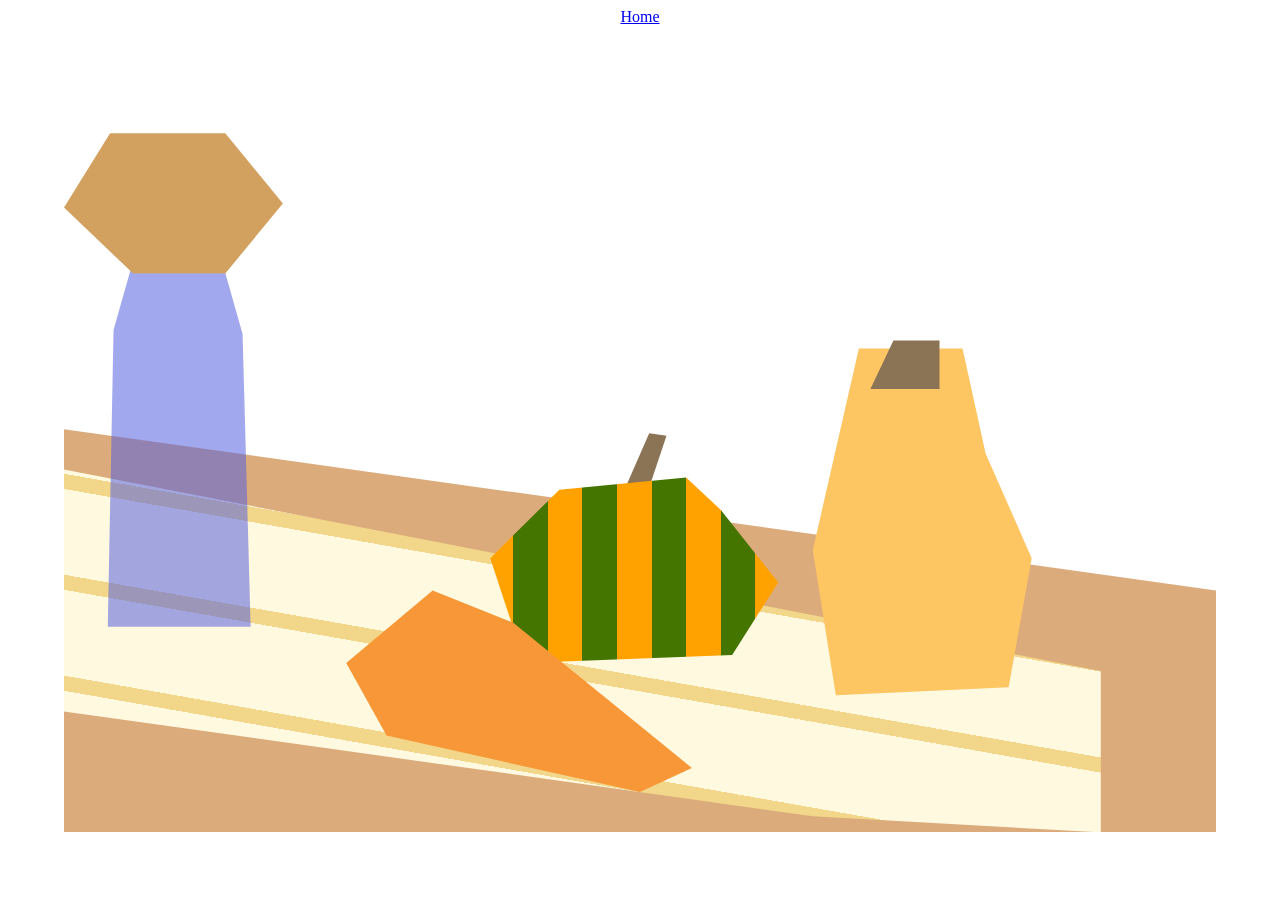
<file: still_life/still_life.html>
<!doctype html>
<html lang="en">
  <head>
    <meta charset="UTF-8" />
    <meta name="viewport" content="width=device-width, initial-scale=1.0" />
    <title>[Tong] Still Life</title>
    <link rel="stylesheet" href="still_life.css" />
  </head>
  <body>
    <a id="home" href="https://yimainiu.github.io/interactive-1/index.html"
      >Home</a
    >

    <!--
      Canvas. Every child is a full-size layer that gets cut down by a
      clip-path polygon, so all coordinates live in one shared 0-100% grid.
      DOM order = paint order: first element is furthest back.
    -->
    <main>
      <!-- Table -->
      <div class="shape" id="table"></div>
      <div class="shape" id="tablecloth"></div>

      <!-- Blue bottle -->
      <div class="shape" id="bottle-body"></div>
      <div class="shape" id="bouquet"></div>

      <!-- Delicata squash, lying down in front -->
      <div class="shape" id="delicata"></div>

      <!-- Pumpkin -->
      <div class="shape" id="pumpkin-stalk"></div>
      <div class="shape" id="pumpkin-body"></div>

      <!-- Tall pumpkin -->
      <div class="shape" id="tall-pumpkin-stalk"></div>
      <div class="shape" id="tall-pumpkin-body"></div>
    </main>
  </body>
</html>
</file>
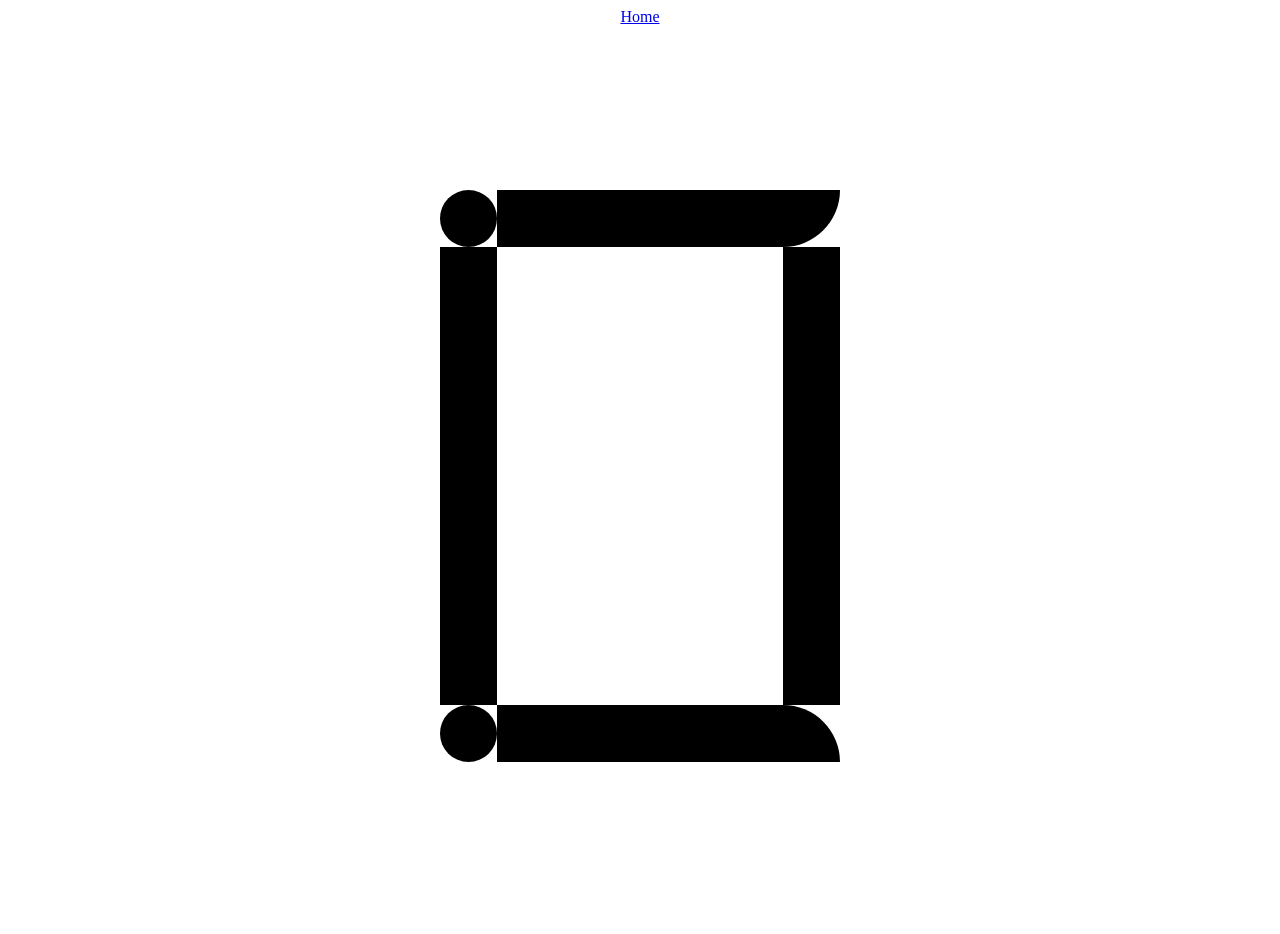
<file: type_face_test/type_face_test.html>
<!doctype html>
<html lang="en">
  <head>
    <meta charset="UTF-8" />
    <meta name="viewport" content="width=device-width, initial-scale=1.0" />
    <title>[Tong] Typeface Test</title>
    <link rel="stylesheet" href="type_face_test.css" />
  </head>
  <body>
    <a id="home" href="https://yimainiu.github.io/interactive-1/index.html">Home</a>

    <main>
      <button class="letter-d" type="button" aria-label="Decorative letter D">
        <span class="dot dot-top" aria-hidden="true"></span>
        <span class="bar bar-top" aria-hidden="true"></span>
        <span class="curve curve-top" aria-hidden="true"></span>
        <span class="bar bar-left" aria-hidden="true"></span>
        <span class="bar bar-right" aria-hidden="true"></span>
        <span class="dot dot-bottom" aria-hidden="true"></span>
        <span class="bar bar-bottom" aria-hidden="true"></span>
        <span class="curve curve-bottom" aria-hidden="true"></span>
      </button>
    </main>
  </body>
</html>
</file>
<file: assets/styles.css>
:root {
  --paper: #f6eee9;
  --coral: #e08a6a;
  --ink: #24120c;
  --line: var(--ink);
}

* { box-sizing: border-box; }

body {
  min-width: 320px;
  margin: 0;
  background: var(--paper);
  color: var(--ink);
  font-family: Arial, Helvetica, sans-serif;
}

#container {
  container-type: inline-size;
  min-height: 100vh;
  max-width: 1440px;
  margin: 0 auto;
  border-inline: 1px solid var(--line);
}

h1 {
  float: left;
  margin-block: 5cqw 0;
  margin-inline: 5cqw 0;
  font-size: 10cqw;
  font-weight: 500;
  letter-spacing: -0.09em;
  line-height: 0.78;
}

pre {
  float: left;
  margin-block: 5cqw 0;
  margin-inline: 1.5cqw 0;
  padding: 1.5cqw;
  background: var(--coral);
  font-family: "Courier New", monospace;
  font-size: 1.111cqw;
  line-height: 1.08;
}

.desc {
  clear: both;
  max-width: 22rem;
  margin-inline: 5cqw;
  margin-top: 1.5rem;
  margin-bottom: clamp(4rem, 15vh, 10rem);
  letter-spacing: 0.02em;
  line-height: 1.5;
}

#container > div {
  display: grid;
  grid-template-columns: 1fr 1fr;
  gap: 1rem;
  margin-inline: 5cqw;
  padding: 1.25rem 0;
  border-top: 1px solid var(--line);
}

#container > div:last-child { padding-bottom: 2rem; }

h3 {
  margin: 0;
  font-size: 0.7rem;
  font-weight: 700;
  letter-spacing: 0.14em;
  text-transform: uppercase;
}

ul { margin: 0; padding: 0; list-style: none; }
li + li { margin-top: 0.65rem; }

a { color: inherit; font-size: 1.05rem; text-decoration: none; }
a::after { content: " ↗"; font-size: 0.8em; }
a:hover, a:focus-visible {
  text-decoration: underline;
  text-decoration-thickness: 1px;
  text-underline-offset: 0.25em;
}
</file>
<file: hover_states/hover_states.css>
* {
  box-sizing: border-box;
}

/* type */
#home {
  display: block;
  text-align: center;
}

body {
  font-family: "Arial", sans-serif;
}

/* text */

p {
  font-size: 22px;
}

/* stack */

.shape {
  display: inline-block;
  padding: 20px;
  vertical-align: top;
  position: relative;
}

.circle {
  width: 300px;
  height: 300px;
  border-radius: 150px;
  background: black;
}

.oval {
  width: 300px;
  height: 100px;
  background: black;
  border-radius: 150px / 50px;
}

.sliver {
  width: 300px;
  height: 40px;
  background: black;
  border-radius: 150px / 20px;
  animation-name: blowUp;
  animation-duration: 2s;
  animation-iteration-count: infinite;
  animation-direction: alternate;
}

.circle:hover {
  background-color: blue;
  transition: background-color 3s;
}

@keyframes blowUp {
  from {
    height: 40px;
  }
  to {
    height: 300px;
    background-color: mediumvioletred;
  }
}
</file>
<file: js_keyboard/js_keyboard.css>
#square {
  width: 50px;
  height: 50px;
  background-color: black;
  position: absolute;
  transition: 0.5s all;
  top: 200px;
  left: 200px;
}

#house {
  width: 200px;
  height: 200px;
  position: absolute;
  top: 400px;
  left: 350px;
  border: 1px solid black;
}

#circle {
  width: 50px;
  height: 50px;
  position: absolute;
  left: 800px;
  top: 400px;
  background-color: blueviolet;
  border-radius: 50%;
}
</file>
<file: js_practice/js_practice.css>
body {
  background-color: aliceblue;
  font-size: 30px;
}

pre {
  margin: 0 0;
}

button {
  display: block;
  background: none;
  border: none;
  color: inherit;
  font-size: inherit;
  padding-left: 0;
}

button:hover {
  background: orange;
  cursor: pointer;
}
</file>
<file: my_mondriaan/my_mondriaan.css>
* {
  box-sizing: border-box;
}

body {
  background-color: azure;
  display: grid;
  justify-content: center;
  align-content: center;
}

#home {
  display: block;
  text-align: center;
  padding-bottom: 50px;
}

main {
  width: 40vw;
  aspect-ratio: 1/1;
  /* border: 1px solid black; */

  display: grid;
  grid-template-columns: 0.5fr 1fr 1fr;
  grid-column-gap: 10px;

  grid-template-rows: 0.5fr 50px 1fr;
  grid-row-gap: 10px;
  background-color: black;
}

div {
  background-color: blue;
  color: rgb(255, 255, 255);
}

#box-a {
  grid-row: 3;
  grid-column: 2 / span 2;
}

#box-e {
  display: grid;
  grid-template-rows: 1fr 1fr;
  grid-gap: 20px;
}

.blue {
  background-color: blue;
}

.yellow {
  background-color: yellow;
}

.white {
  background-color: rgb(255, 255, 255);
}

.red {
  background-color: red;
}

.gray {
  background-color: gray;
}

@media (max-width: 900px) {
  main {
    grid-template-columns: 1fr 3fr;
    transform: rotate(70deg);
    aspect-ratio: 1/2;
  }

  .yellow {
    background-color: teal;
  }
}
</file>
<file: p3_css_typeface/p3_css_typeface.css>
* {
  box-sizing: border-box;
}

:root {
  --ink: #000;
  --paper: #fff;
  --muted: #6b6b6b;
  --rule: #e2e2e2;
}

body {
  margin: 0;
  font-family: system-ui, -apple-system, "Helvetica Neue", Arial, sans-serif;
  color: var(--ink);
  background: var(--paper);
}

#home {
  display: block;
  padding-top: 0.5rem;
  text-align: center;
}

/* "maple" set in the typeface */
.hero {
  display: flex;
  justify-content: center;
  padding: 2rem 1rem 0;
}

/* 1em = one grid unit; sized so the widest (uppercase) word still fits */
.hero-word {
  display: flex;
  font-size: min(calc((100vw - 2rem) / 34), 1.5rem);
}

/* Box width follows the glyph, so the word reflows as a letter changes case. */
.word-letter {
  font-size: inherit;
  width: calc(var(--lbox) * 1em);
  height: 12em;
}

.word-letter .glyph {
  font-size: inherit;
}

.hero-word:hover .word-letter,
.hero-word:focus-visible .word-letter {
  width: calc(var(--ubox) * 1em);
}

.hero-word {
  cursor: pointer;
}

.hero-word:focus-visible {
  outline: 3px solid #1469ff;
  outline-offset: 0.5rem;
}

header {
  padding: 1.5rem 1rem 2rem;
  text-align: center;
}

h1 {
  margin: 0 0 0.5rem;
  font-size: 1.75rem;
  font-weight: 600;
  letter-spacing: 0.02em;
}

.hint {
  margin: 0 0 1.25rem;
  color: var(--muted);
}

.case-toggle {
  padding: 0.5rem 1rem;
  border: 1px solid var(--ink);
  border-radius: 999px;
  background: var(--paper);
  color: var(--ink);
  font: inherit;
  font-size: 0.875rem;
  cursor: pointer;
}

.case-toggle[aria-pressed="true"] {
  background: var(--ink);
  color: var(--paper);
}

main {
  padding: 0 1rem 4rem;
}

/* Specimen grid: each tile draws its right and bottom rule. */
.specimen {
  display: grid;
  grid-template-columns: repeat(auto-fill, minmax(9rem, 1fr));
  max-width: 72rem;
  margin: 0 auto;
  border-top: 1px solid var(--rule);
  border-left: 1px solid var(--rule);
}

/* Shared by the hero word and the specimen tiles.
   Cap line sits at row 1 and the baseline at row 9 of the letter box. */
.letter {
  position: relative;
  container-type: inline-size;
  display: block;
  padding: 0;
  border: 0;
  background: transparent;
  cursor: pointer;
}

/* Each tile is 9 x 12 grid units. */
.tile {
  --cols: 9;
  aspect-ratio: 9 / 12;
  border-right: 1px solid var(--rule);
  border-bottom: 1px solid var(--rule);
  background: var(--paper);
}

.tile:focus-visible {
  z-index: 1;
  outline: 3px solid #1469ff;
  outline-offset: -3px;
}

.tile-label {
  position: absolute;
  top: 0.5rem;
  left: 0.6rem;
  color: var(--muted);
  font-family: ui-monospace, "SF Mono", Menlo, monospace;
  font-size: 0.75rem;
}

/* 1em = one grid unit */
.glyph {
  position: absolute;
  inset: 0;
  font-size: calc(100cqw / var(--cols));
}

.part {
  position: absolute;
  display: block;
  left: calc(var(--lx) * 1em);
  top: calc(var(--ly) * 1em);
  width: calc(var(--lw) * 1em);
  height: calc(var(--lh) * 1em);
  border-radius: var(--lradius);
  transform: rotate(var(--lrot));
  opacity: var(--lopacity);
  background: var(--ink);
  /* hides anti-aliasing seams where two parts touch */
  box-shadow: 0 0 0 0.5px var(--ink);
}

.is-ready .part,
.is-ready .word-letter {
  transition-property: left, top, width, height, border-radius, transform, opacity;
  transition-duration: 500ms;
  transition-timing-function: cubic-bezier(0.65, 0, 0.35, 1);
}

/* Uppercase (hover / focus / toggle). The hero word switches as a whole. */
.tile:hover .part,
.tile:focus-visible .part,
.hero-word:hover .part,
.hero-word:focus-visible .part,
.specimen.is-upper .part {
  left: calc(var(--ux) * 1em);
  top: calc(var(--uy) * 1em);
  width: calc(var(--uw) * 1em);
  height: calc(var(--uh) * 1em);
  border-radius: var(--uradius);
  transform: rotate(var(--urot));
  opacity: var(--uopacity);
}

@media (prefers-reduced-motion: reduce) {
  .is-ready .part,
  .is-ready .word-letter {
    transition: none;
  }
}
</file>
<file: p3_typeface_explainer/p3_typeface_explainer.css>
* {
  box-sizing: border-box;
}

:root {
  --paper: #fff;
  --panel: #fafafa;
  --ink: #000;
  --muted: #6b6b6b;
  --rule: #e2e2e2;
  --grid: #ececec;
  --soft: #f2f2f2;
  --accent: #1469ff;

  /* the three parts of B, used when parts are drawn in colour */
  --part-1: #2f6fdf;
  --part-2: #f0803c;
  --part-3: #2e9e5b;

  --code-bg: #111;
  --code-ink: #ececec;
  --code-dim: #8a8a8a;

  --sans: system-ui, -apple-system, "Helvetica Neue", Arial, sans-serif;
  --mono: ui-monospace, "SF Mono", Menlo, monospace;
}

body {
  margin: 0;
  background: var(--paper);
  color: var(--ink);
  font-family: var(--sans);
  line-height: 1.7;
}

#home {
  display: block;
  padding-top: 0.5rem;
  text-align: center;
}

.page {
  max-width: 76rem;
  margin: 0 auto;
  padding: 0 1rem 5rem;
}

h1 {
  margin: 0;
  padding: 2.5rem 0 1rem;
  font-size: clamp(1.9rem, 5vw, 2.75rem);
  font-weight: 600;
  line-height: 1.2;
}

.step-no {
  margin: 0;
  color: var(--muted);
  font: 600 0.8rem var(--mono);
  letter-spacing: 0.04em;
}

.step-head p {
  margin: 0 0 0.75rem;
}

.step-head code {
  padding: 0.05em 0.35em;
  border-radius: 4px;
  background: var(--soft);
  font-family: var(--mono);
  font-size: 0.88em;
}

/* ---- flow chart ---- */

.flow {
  padding: 1rem 0 3rem;
}

.flow h2 {
  margin: 0 0 1.25rem;
}

.flow code {
  padding: 0 0.25em;
  border-radius: 3px;
  background: var(--soft);
  font-family: var(--mono);
  font-size: 0.88em;
}

.flow-phases {
  display: grid;
  grid-template-columns: repeat(4, minmax(0, 1fr));
  gap: 2.5rem;
  margin: 0;
  padding: 0;
  list-style: none;
}

.phase {
  position: relative;
  padding: 1rem 1rem 1.1rem;
  border: 1px solid var(--ink);
  border-radius: 10px;
  background: var(--paper);
}

/* arrow to the next phase */
.phase:not(:last-child)::after {
  content: "→";
  position: absolute;
  top: 0.85rem;
  right: -1.85rem;
  color: var(--muted);
  font-size: 1.25rem;
  line-height: 1;
}

.phase-head {
  display: flex;
  gap: 0.6rem;
  align-items: center;
  margin-bottom: 0.85rem;
}

.phase-no {
  display: grid;
  place-items: center;
  width: 1.6rem;
  height: 1.6rem;
  border-radius: 50%;
  background: var(--ink);
  color: var(--paper);
  font: 600 0.8rem var(--mono);
}

.phase h3 {
  margin: 0;
  font-size: 1rem;
}

.phase-note {
  margin: -0.35rem 0 0.85rem;
  color: var(--muted);
  font-size: 0.78rem;
  line-height: 1.45;
}

/* steps inside a phase: a line with a dot per step */
.flow-steps {
  display: grid;
  gap: 0.7rem;
  margin: 0;
  padding: 0 0 0 1rem;
  border-left: 2px solid var(--rule);
  list-style: none;
  font-size: 0.85rem;
  line-height: 1.45;
}

.flow-steps > li {
  position: relative;
}

.flow-steps > li::before {
  content: "";
  position: absolute;
  top: 0.3em;
  left: calc(-1rem - 7px);
  width: 8px;
  height: 8px;
  border: 2px solid var(--ink);
  border-radius: 50%;
  background: var(--paper);
}

.flow-steps > li.is-key {
  font-weight: 600;
}

.flow-steps > li.is-key::before {
  border-color: var(--accent);
  background: var(--accent);
}

.flow-sub {
  display: grid;
  gap: 0.3rem;
  margin: 0.4rem 0 0;
  padding-left: 0.75rem;
  list-style: none;
}

.flow-sub li::before {
  content: "– ";
  color: var(--muted);
}

.flow-link {
  display: inline-block;
  margin-left: 0.2rem;
  padding: 0 0.35rem;
  border-radius: 4px;
  background: var(--soft);
  color: var(--muted);
  font: 500 0.7rem/1.6 var(--mono);
  text-decoration: none;
  white-space: nowrap;
}

.flow-link:hover,
.flow-link:focus-visible {
  background: var(--ink);
  color: var(--paper);
}

@media (max-width: 1000px) {
  .flow-phases {
    grid-template-columns: minmax(0, 1fr);
    gap: 2.25rem;
  }

  .phase:not(:last-child)::after {
    content: "↓";
    top: auto;
    right: auto;
    bottom: -1.85rem;
    left: 50%;
    transform: translateX(-50%);
  }
}

/* ---- steps ---- */

.step {
  padding: 3rem 0;
  scroll-margin-top: 0.5rem;
  border-top: 1px solid var(--rule);
}

.step-head {
  max-width: 46rem;
  margin-bottom: 1.5rem;
}

h2 {
  margin: 0.2rem 0 0.75rem;
  font-size: 1.4rem;
  line-height: 1.35;
}

.step-head ul {
  margin: 0 0 0.75rem;
  padding-left: 1.25rem;
}

.step-head li {
  margin-bottom: 0.4rem;
}

/* code on the left, result on the right */
.step-body {
  display: grid;
  grid-template-columns: minmax(0, 1.15fr) minmax(0, 1fr);
  gap: 1.5rem;
  align-items: start;
}

.code-col {
  display: grid;
  gap: 1rem;
}

.demo-col {
  position: sticky;
  top: 1rem;
}

@media (max-width: 860px) {
  .step-body {
    grid-template-columns: minmax(0, 1fr);
  }

  .demo-col {
    position: static;
  }
}

/* ---- code boxes ---- */

.code {
  margin: 0;
  overflow: hidden;
  border-radius: 10px;
  background: var(--code-bg);
}

.code figcaption {
  padding: 0.55rem 1rem;
  border-bottom: 1px solid rgb(255 255 255 / 0.08);
  color: var(--code-dim);
  font: 0.75rem var(--mono);
}

.code pre {
  margin: 0;
  padding: 0.75rem 0;
  overflow-x: auto;
  color: var(--code-ink);
  font: 0.8rem/1.65 var(--mono);
  tab-size: 2;
}

/* as wide as the longest line, so a marked line's band spans the scroll width */
.code pre code {
  display: inline-block;
  min-width: 100%;
  font: inherit;
}

.code .line {
  display: block;
  padding: 0 1rem 0 calc(1rem - 3px);
  border-left: 3px solid transparent;
}

.code .line.is-marked {
  border-left-color: #fff;
  background: rgb(255 255 255 / 0.1);
}

.tok-comment {
  color: var(--code-dim);
  font-style: italic;
}

.tok-string {
  color: #f2b880;
}

.tok-keyword,
.tok-tag {
  color: #9cc7e0;
}

.tok-number {
  color: #e9c97a;
}

.tok-property,
.tok-attr {
  color: #9fd3b6;
}

/* ---- demo panel ---- */

.demo {
  padding: 1.25rem;
  border: 1px solid var(--rule);
  border-radius: 10px;
  background: var(--panel);
}

.demo-label {
  margin: 0 0 1rem;
  color: var(--muted);
  font-size: 0.8rem;
}

.demo-note {
  margin: 0.75rem 0 0;
  color: var(--muted);
  font-size: 0.85rem;
  text-align: center;
}

.readout {
  margin: 1rem 0 0;
  padding: 0.75rem 1rem;
  overflow-x: auto;
  border-radius: 8px;
  background: var(--soft);
  font: 0.78rem/1.75 var(--mono);
  white-space: pre-wrap;
  overflow-wrap: anywhere;
}

.controls {
  display: flex;
  flex-wrap: wrap;
  gap: 0.75rem 1.25rem;
  align-items: center;
  justify-content: center;
  margin-top: 1rem;
  font-size: 0.875rem;
}

.btn,
.segmented button {
  padding: 0.35rem 0.9rem;
  border: 1px solid var(--ink);
  border-radius: 999px;
  background: transparent;
  color: var(--ink);
  font: inherit;
  cursor: pointer;
}

.btn[aria-pressed="true"],
.segmented button[aria-pressed="true"] {
  background: var(--ink);
  color: var(--paper);
}

.segmented {
  display: inline-flex;
}

.segmented button:first-child {
  border-radius: 999px 0 0 999px;
}

.segmented button:last-child {
  margin-left: -1px;
  border-radius: 0 999px 999px 0;
}

.slider {
  display: flex;
  gap: 0.6rem;
  align-items: center;
}

.slider input {
  width: 9rem;
  accent-color: var(--ink);
}

.slider output {
  min-width: 4.5em;
  font-family: var(--mono);
  font-size: 0.8rem;
}

.check {
  display: flex;
  gap: 0.5rem;
  align-items: center;
  cursor: pointer;
}

.check input {
  accent-color: var(--ink);
}

/* ======== Copied from ../p3_css_typeface/p3_css_typeface.css ========
   Only the rules a single B tile needs. `.is-upper` is generalised from
   `.specimen.is-upper` so the demos can force the uppercase state. */

.specimen {
  display: grid;
  width: min(100%, 15rem);
  max-width: 100%;
  margin: 0 auto;
  border-top: 1px solid var(--rule);
  border-left: 1px solid var(--rule);
}

.letter {
  position: relative;
  container-type: inline-size;
  display: block;
  padding: 0;
  border: 0;
  background: transparent;
  cursor: pointer;
}

.tile {
  --cols: 9;
  aspect-ratio: 9 / 12;
  border-right: 1px solid var(--rule);
  border-bottom: 1px solid var(--rule);
  background: var(--paper);
}

.tile:focus-visible {
  z-index: 1;
  outline: 3px solid var(--accent);
  outline-offset: -3px;
}

.tile-label {
  position: absolute;
  top: 0.5rem;
  left: 0.6rem;
  color: var(--muted);
  font-family: var(--mono);
  font-size: 0.75rem;
  line-height: 1.2;
}

.glyph {
  position: absolute;
  inset: 0;
  font-size: calc(100cqw / var(--cols));
}

.part {
  position: absolute;
  display: block;
  left: calc(var(--lx) * 1em);
  top: calc(var(--ly) * 1em);
  width: calc(var(--lw) * 1em);
  height: calc(var(--lh) * 1em);
  border-radius: var(--lradius);
  transform: rotate(var(--lrot));
  opacity: var(--lopacity);
  background: var(--ink);
  box-shadow: 0 0 0 0.5px var(--ink);
}

.is-ready .part {
  transition-property: left, top, width, height, border-radius, transform, opacity;
  transition-duration: 500ms;
  transition-timing-function: cubic-bezier(0.65, 0, 0.35, 1);
}

.tile:hover .part,
.tile:focus-visible .part,
.is-upper .part {
  left: calc(var(--ux) * 1em);
  top: calc(var(--uy) * 1em);
  width: calc(var(--uw) * 1em);
  height: calc(var(--uh) * 1em);
  border-radius: var(--uradius);
  transform: rotate(var(--urot));
  opacity: var(--uopacity);
}

.case-toggle {
  padding: 0.5rem 1rem;
  border: 1px solid var(--ink);
  border-radius: 999px;
  background: var(--panel);
  color: var(--ink);
  font: inherit;
  font-size: 0.875rem;
  cursor: pointer;
}

.case-toggle[aria-pressed="true"] {
  background: var(--ink);
  color: var(--paper);
}

/* ======== Explainer-only additions ======== */

/* A static tile for diagrams: same 9 x 12 box, no hover. */
.frame {
  --cols: 9;
  aspect-ratio: 9 / 12;
  width: 100%;
  border: 1px solid var(--rule);
  background: var(--paper);
  cursor: default;
}

.frame-wrap {
  width: min(100%, 16rem);
  margin: 0 auto;
}

/* room on the right for the guide-line labels */
.frame-wrap.has-guides {
  width: min(100%, 23rem);
  padding-right: 7rem;
}

/* Grid overlay, one cell per grid unit. --u is one unit in the frame. */
.grid {
  --u: calc(100cqw / 9);
  position: absolute;
  inset: 0;
  background-image:
    linear-gradient(to right, var(--grid) 1px, transparent 1px),
    linear-gradient(to bottom, var(--grid) 1px, transparent 1px);
  background-size: var(--u) var(--u);
}

.grid-number {
  position: absolute;
  left: calc(var(--col) * var(--u));
  top: calc(var(--row) * var(--u));
  display: grid;
  place-items: center;
  width: var(--u);
  height: var(--u);
  color: var(--muted);
  font: 10px/1 var(--mono);
}

.guide {
  position: absolute;
  left: 0;
  right: -7rem;
  top: calc(var(--row) * var(--u));
  border-top: 1px dashed var(--accent);
}

.guide::after {
  content: attr(data-label);
  position: absolute;
  right: 0;
  transform: translateY(-50%);
  padding: 0 0.25rem;
  background: var(--panel);
  color: var(--accent);
  font: 11px/1.4 var(--mono);
  white-space: nowrap;
}

/* Shape playground (step 2): one shape, plus what goes in and what comes out. */
.playground {
  overflow: hidden;
}

.marks {
  --u: calc(100cqw / 9);
  position: absolute;
  inset: 0;
  pointer-events: none;
}

.mark-box,
.mark-dot {
  position: absolute;
  left: calc(var(--x) * var(--u));
  top: calc(var(--y) * var(--u));
  transition-property: left, top, width, height;
  transition-duration: 500ms;
  transition-timing-function: cubic-bezier(0.65, 0, 0.35, 1);
}

.mark-box {
  width: calc(var(--w) * var(--u));
  height: calc(var(--h) * var(--u));
  outline: 2px dashed var(--accent);
  outline-offset: -1px;
}

.mark-dot {
  width: 12px;
  height: 12px;
  margin: -6px 0 0 -6px;
  border: 2px solid var(--accent);
  border-radius: 50%;
  background: var(--paper);
}

.mark-centre {
  border-color: var(--paper);
  background: var(--accent);
}

/* Centring diagram: the tile's centre line and the glyph's extent. */
.centre-line {
  position: absolute;
  top: 0;
  bottom: 0;
  left: calc(4.5 * var(--u));
  border-left: 2px dashed var(--muted);
}

.extent {
  position: absolute;
  top: calc(10.3 * var(--u));
  left: calc(var(--from) * var(--u));
  width: calc(var(--size) * var(--u));
  height: calc(0.45 * var(--u));
  border: 2px solid var(--accent);
  border-top: 0;
  transition: left 500ms cubic-bezier(0.65, 0, 0.35, 1);
}

.extent::after {
  content: "";
  position: absolute;
  left: calc(50% - 1px);
  bottom: 0;
  height: calc(1.1 * var(--u));
  border-left: 2px solid var(--accent);
}

.key {
  display: flex;
  flex-wrap: wrap;
  gap: 0.25rem 1rem;
  justify-content: center;
  margin: 0.75rem 0 0;
  color: var(--muted);
  font-size: 0.8rem;
}

.key-centre {
  color: var(--ink);
}

.key-extent {
  color: var(--accent);
}

/* Parts drawn in colour; overlaps show as a darker blend. */
.coloured .glyph {
  isolation: isolate;
}

.coloured .part {
  mix-blend-mode: multiply;
}

.coloured .part:nth-child(1) {
  background: var(--part-1);
  box-shadow: none;
}

.coloured .part:nth-child(2) {
  background: var(--part-2);
  box-shadow: none;
}

.coloured .part:nth-child(3) {
  background: var(--part-3);
  box-shadow: none;
}

.legend {
  display: grid;
  gap: 0.25rem;
  margin: 1rem 0 0;
  padding: 0;
  list-style: none;
  font-size: 0.85rem;
}

.legend-item {
  display: grid;
  grid-template-columns: 0.85rem minmax(0, 1fr);
  gap: 0 0.6rem;
  align-items: baseline;
  padding: 0.35rem 0.6rem;
  border-radius: 6px;
}

.swatch {
  width: 0.85rem;
  height: 0.85rem;
  border-radius: 3px;
  background: var(--swatch);
  transform: translateY(0.1em);
}

.legend-item code {
  font-family: var(--mono);
  font-size: 0.78rem;
  overflow-wrap: anywhere;
}

.badge {
  margin-left: 0.4rem;
  padding: 0 0.4rem;
  border-radius: 4px;
  background: var(--soft);
  color: var(--muted);
  font-size: 0.75rem;
}

.badge.is-diff {
  background: var(--ink);
  color: var(--paper);
}

.pair {
  display: grid;
  grid-template-columns: 1fr 1fr;
  gap: 1rem;
}

.pair figure {
  margin: 0;
}

.pair figcaption {
  margin-top: 0.4rem;
  color: var(--muted);
  font-size: 0.85rem;
  text-align: center;
}

/* DOM listing in step 4 */
.dom-listing {
  margin: 1rem 0 0;
  overflow: hidden;
  border-radius: 8px;
  background: var(--code-bg);
}

.dom-listing pre {
  margin: 0;
  padding: 0.75rem 0;
  overflow-x: auto;
  color: var(--code-ink);
  font: 0.72rem/1.6 var(--mono);
}

.dom-listing pre code {
  display: inline-block;
  min-width: 100%;
  font: inherit;
}

.dom-listing .line {
  display: block;
  padding: 0 0.9rem 0 2.4rem;
  text-indent: -1.5rem;
  white-space: pre-wrap;
  overflow-wrap: anywhere;
}

/* DOM before / after in step 4 */
.listing-title {
  padding: 0.55rem 0.9rem;
  border-bottom: 1px solid rgb(255 255 255 / 0.08);
  color: var(--code-dim);
  font: 0.75rem var(--mono);
}

.dom-listing .line.is-marked {
  box-shadow: inset 3px 0 var(--accent);
  background: rgb(20 105 255 / 0.28);
  color: #fff;
}

.demo-sub {
  margin: 1.5rem 0 0.75rem;
  padding-top: 1.25rem;
  border-top: 1px solid var(--rule);
  color: var(--muted);
  font-size: 0.8rem;
}

/* an empty #specimen draws nothing, so say so */
.dom-screen .specimen:empty {
  display: grid;
  place-items: center;
  aspect-ratio: 9 / 12;
  border: 1px dashed var(--rule);
  color: var(--muted);
  font-size: 0.8rem;
}

.dom-screen .specimen:empty::before {
  content: "#specimen is empty: nothing to draw";
  padding: 1rem;
  text-align: center;
}

/* 26-tile grid demo: P3's grid rules at a third of the size */
.layout-grid {
  grid-template-columns: repeat(auto-fill, minmax(3rem, 1fr));
  width: 24rem;
  max-width: 100%;
}

.layout-grid .tile-label {
  top: 0.2rem;
  left: 0.25rem;
  font-size: 0.55rem;
}

.placeholder {
  cursor: default;
}

.placeholder::after {
  content: attr(data-letter);
  position: absolute;
  inset: 0;
  display: grid;
  place-items: center;
  color: var(--rule);
  font: 600 50cqw/1 var(--sans);
}

/* variable table in step 6 */
.table-wrap {
  overflow-x: auto;
}

.vars {
  width: 100%;
  border-collapse: collapse;
  font: 0.78rem var(--mono);
}

.vars th,
.vars td {
  padding: 0.35rem 0.45rem;
  border-bottom: 1px solid var(--rule);
  text-align: right;
  white-space: nowrap;
}

.vars th {
  color: var(--muted);
  font-weight: 500;
}

.vars th:first-child,
.vars td.name,
.vars td.state {
  text-align: left;
}

.vars td.name {
  font-family: var(--sans);
  vertical-align: top;
}

.vars td.name .swatch {
  display: inline-block;
  margin-right: 0.4rem;
}

.vars td.state {
  color: var(--muted);
}

.vars td.is-diff {
  background: rgb(20 105 255 / 0.12);
  color: var(--accent);
  font-weight: 600;
}

/* step 8: adjustable transition speed */
.speed .part {
  transition-duration: var(--speed, 500ms);
}

.final {
  display: grid;
  gap: 1.25rem;
  justify-items: center;
}

/* "Why JavaScript?" section */
.compare {
  width: 100%;
  margin: 0 0 1rem;
  border-collapse: collapse;
  font-size: 0.9rem;
  line-height: 1.5;
}

.compare th,
.compare td {
  padding: 0.5rem 0.6rem;
  border-bottom: 1px solid var(--rule);
  text-align: left;
  vertical-align: top;
}

.compare th {
  border-bottom-color: var(--ink);
  font-weight: 600;
}

.compare td:last-child {
  color: var(--muted);
}

/* No JS: the checkbox state switches the variables */
.css-only:has(.case-check:checked) .part {
  left: calc(var(--ux) * 1em);
  top: calc(var(--uy) * 1em);
  width: calc(var(--uw) * 1em);
  height: calc(var(--uh) * 1em);
  border-radius: var(--uradius);
  transform: rotate(var(--urot));
  opacity: var(--uopacity);
}

/* Transitions are on from the start; no is-ready class needed. */
.css-only .part {
  transition-property: left, top, width, height, border-radius, transform, opacity;
  transition-duration: 500ms;
  transition-timing-function: cubic-bezier(0.65, 0, 0.35, 1);
}

@media (prefers-reduced-motion: reduce) {
  .is-ready .part,
  .css-only .part,
  .extent,
  .mark-box,
  .mark-dot {
    transition: none;
  }
}
</file>
<file: still_life/still_life.css>
/* Canvas */
main {
  width: 90vw;
  aspect-ratio: 10 / 7;
  position: relative;
  overflow: hidden;
  background: #fff;
  margin: auto;
}

#home {
  display: block;
  text-align: center;
}

.shape {
  position: absolute;
  inset: 0;
}

#table {
  background: #dcab7c;
  clip-path: polygon(0% 100%, 0% 50%, 100% 70%, 100% 100%);
}

/* Striped cloth laid across the front of the table. */
#tablecloth {
  background: repeating-linear-gradient(
    10deg,
    #fff9df 0 4%,
    #f2d78a 4% 5.5%,
    #fff9df 5.5% 10%
  );
  clip-path: polygon(0% 55%, 90% 80%, 90% 100%, 65% 98%, 0% 85%);
}

#bottle-body {
  background: rgba(86, 98, 222, 0.55);
  clip-path: polygon(
    46.7% 25.6%,
    53% 25.6%,
    55.5% 38.2%,
    56.2% 74.5%,
    43.8% 74.5%,
    44.3% 37.7%
  );
  transform: translate(-40%, 0%);
}

#bouquet {
  background: #d2a05f;
  clip-path: polygon(
    44% 33.3%,
    54% 33.3%,
    59% 42%,
    54% 50.7%,
    46% 50.7%,
    40% 42.5%
  );
  transform: translate(-40%, -20%);
}

#delicata {
  background: rgb(247, 151, 55);
  z-index: 1;
  clip-path: polygon(32% 70%, 39% 74%, 54.5% 92%, 50% 95%, 28% 88%, 24.5% 79%);
}

#pumpkin-body {
  background: repeating-linear-gradient(90deg, #ffa200 0 3%, #447500 3% 6%);
  clip-path: polygon(
    43% 57.5%,
    54% 56%,
    57% 60%,
    62% 69%,
    58% 78%,
    40% 79%,
    37% 66%
  );
}

#pumpkin-stalk {
  background: #8b7355;
  clip-path: polygon(48.5% 58%, 50.8% 50.5%, 52.3% 50.8%, 50.5% 58.5%);
}

#tall-pumpkin-body {
  background: #fec563;
  clip-path: polygon(
    44% 40%,
    53% 40%,
    55% 53%,
    59% 66%,
    57% 82%,
    42% 83%,
    40% 65%
  );
  transform: translate(25%, 0%);
}

#tall-pumpkin-stalk {
  background: #8b7355;
  z-index: 1;
  clip-path: polygon(45% 45%, 47% 39%, 51% 39%, 51% 45%);
  transform: translate(25%, 0%);
}
</file>
<file: type_face_test/type_face_test.css>
* {
  box-sizing: border-box;
}

#home {
  display: block;
  text-align: center;
}

main {
  display: grid;
  min-height: 100vh;
  place-items: center;
  padding: 5rem 5rem 5rem;
}

.letter-d {
  --black: #000;
  position: relative;
  display: block;
  width: min(50vw, 25rem);
  aspect-ratio: 7 / 10;
  padding: 0;
  border: 0;
  background: transparent;
  cursor: pointer;
}

.letter-d:focus-visible {
  outline: 3px solid #1469ff;
  outline-offset: 0.75rem;
}

.letter-d span {
  position: absolute;
  display: block;
  background: var(--black);
  transition: background-color 180ms ease;
}

.dot {
  width: 14.2857%;
  aspect-ratio: 1;
  border-radius: 50%;
}

.dot-top {
  top: 0;
  left: 0;
}

.dot-bottom {
  bottom: 0;
  left: 0;
}

.bar-top,
.bar-bottom {
  left: 14.2857%;
  width: 71.4286%;
  height: 10%;
}

.bar-top {
  top: 0;
}

.bar-bottom {
  bottom: 0;
}

.bar-left,
.bar-right {
  top: 10%;
  width: 14.2857%;
  height: 80%;
}

.bar-left {
  left: 0;
}

.bar-right {
  right: 0;
}

.curve {
  right: 0;
  width: 14.2857%;
  aspect-ratio: 1;
}

.curve-top {
  top: 0;
  border-radius: 0 0 100% 0;
}

.curve-bottom {
  bottom: 0;
  border-radius: 0 100% 0 0;
}

.letter-d:hover .dot,
.letter-d:focus-visible .dot {
  background: #f10d0d;
}

.letter-d:hover .curve,
.letter-d:focus-visible .curve {
  background: #f000df;
}

.letter-d:hover .bar-right,
.letter-d:focus-visible .bar-right {
  background: #1dff00;
}
</file>
